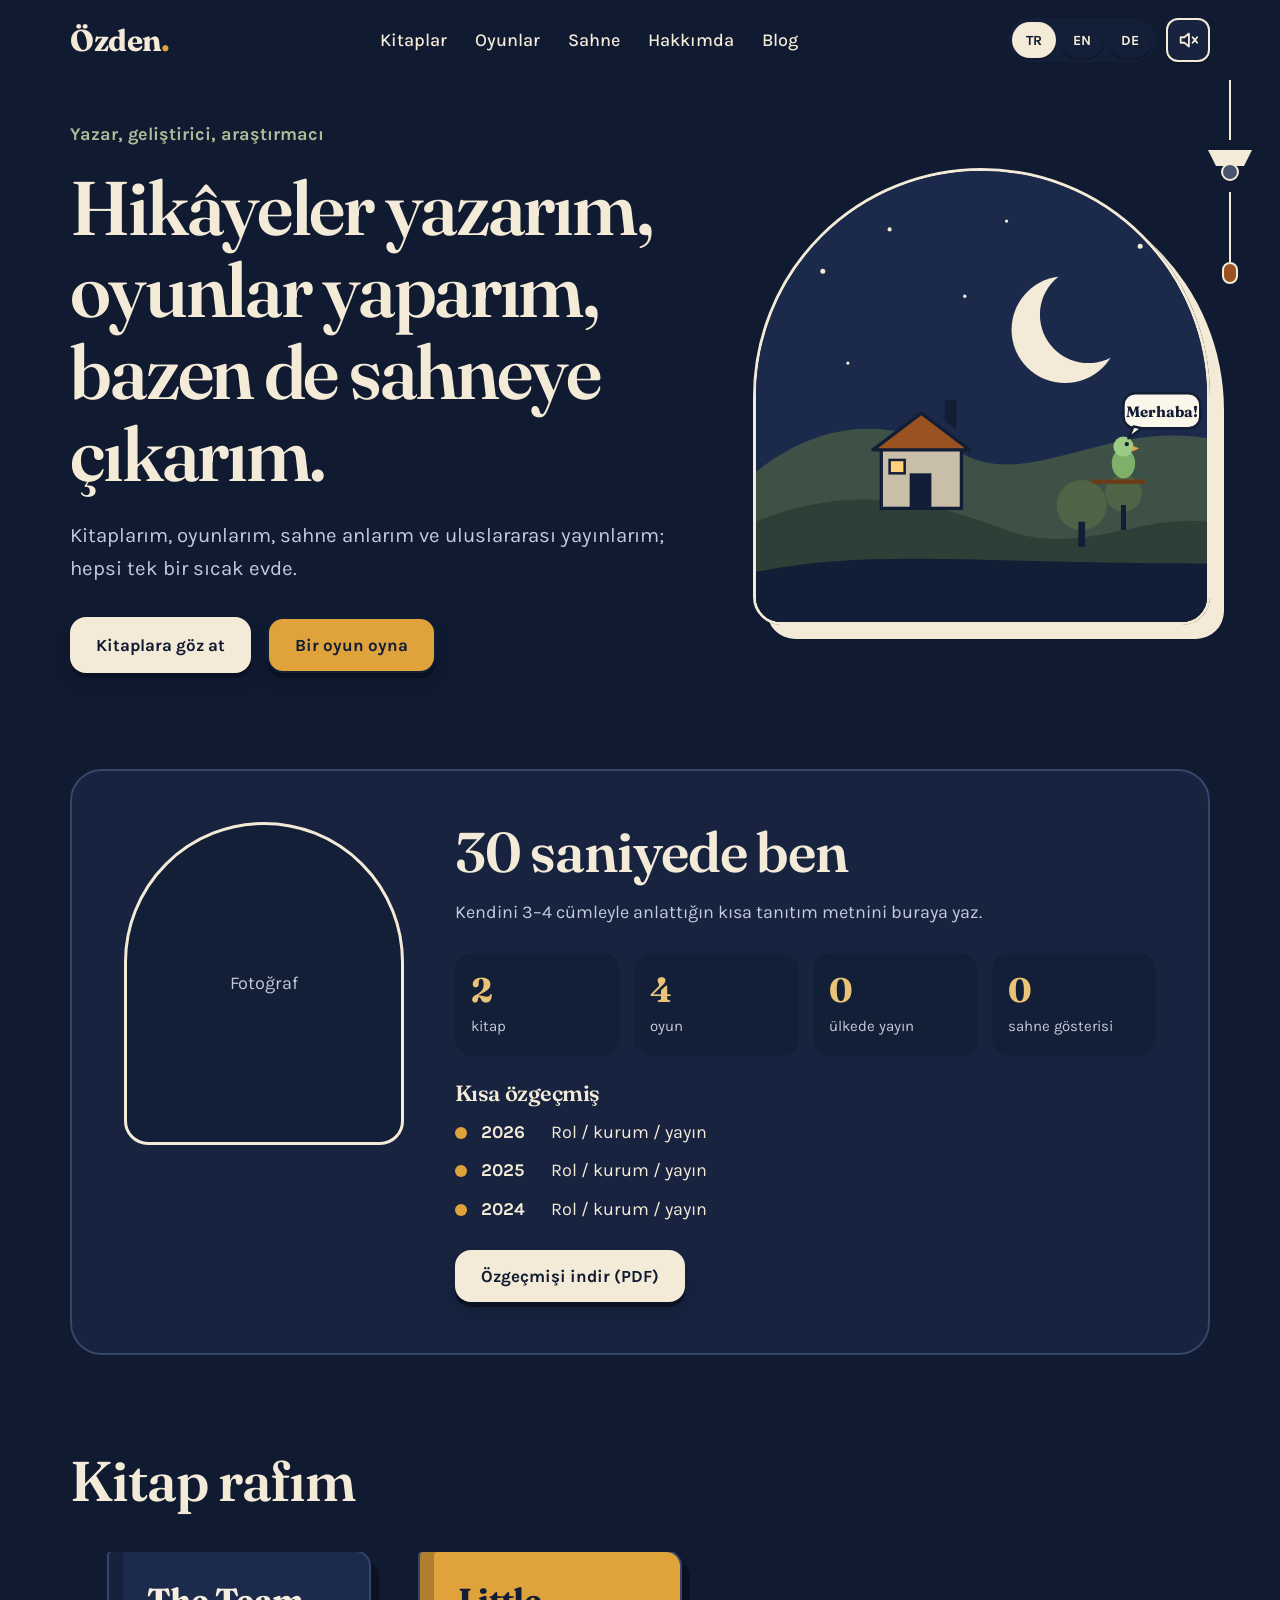
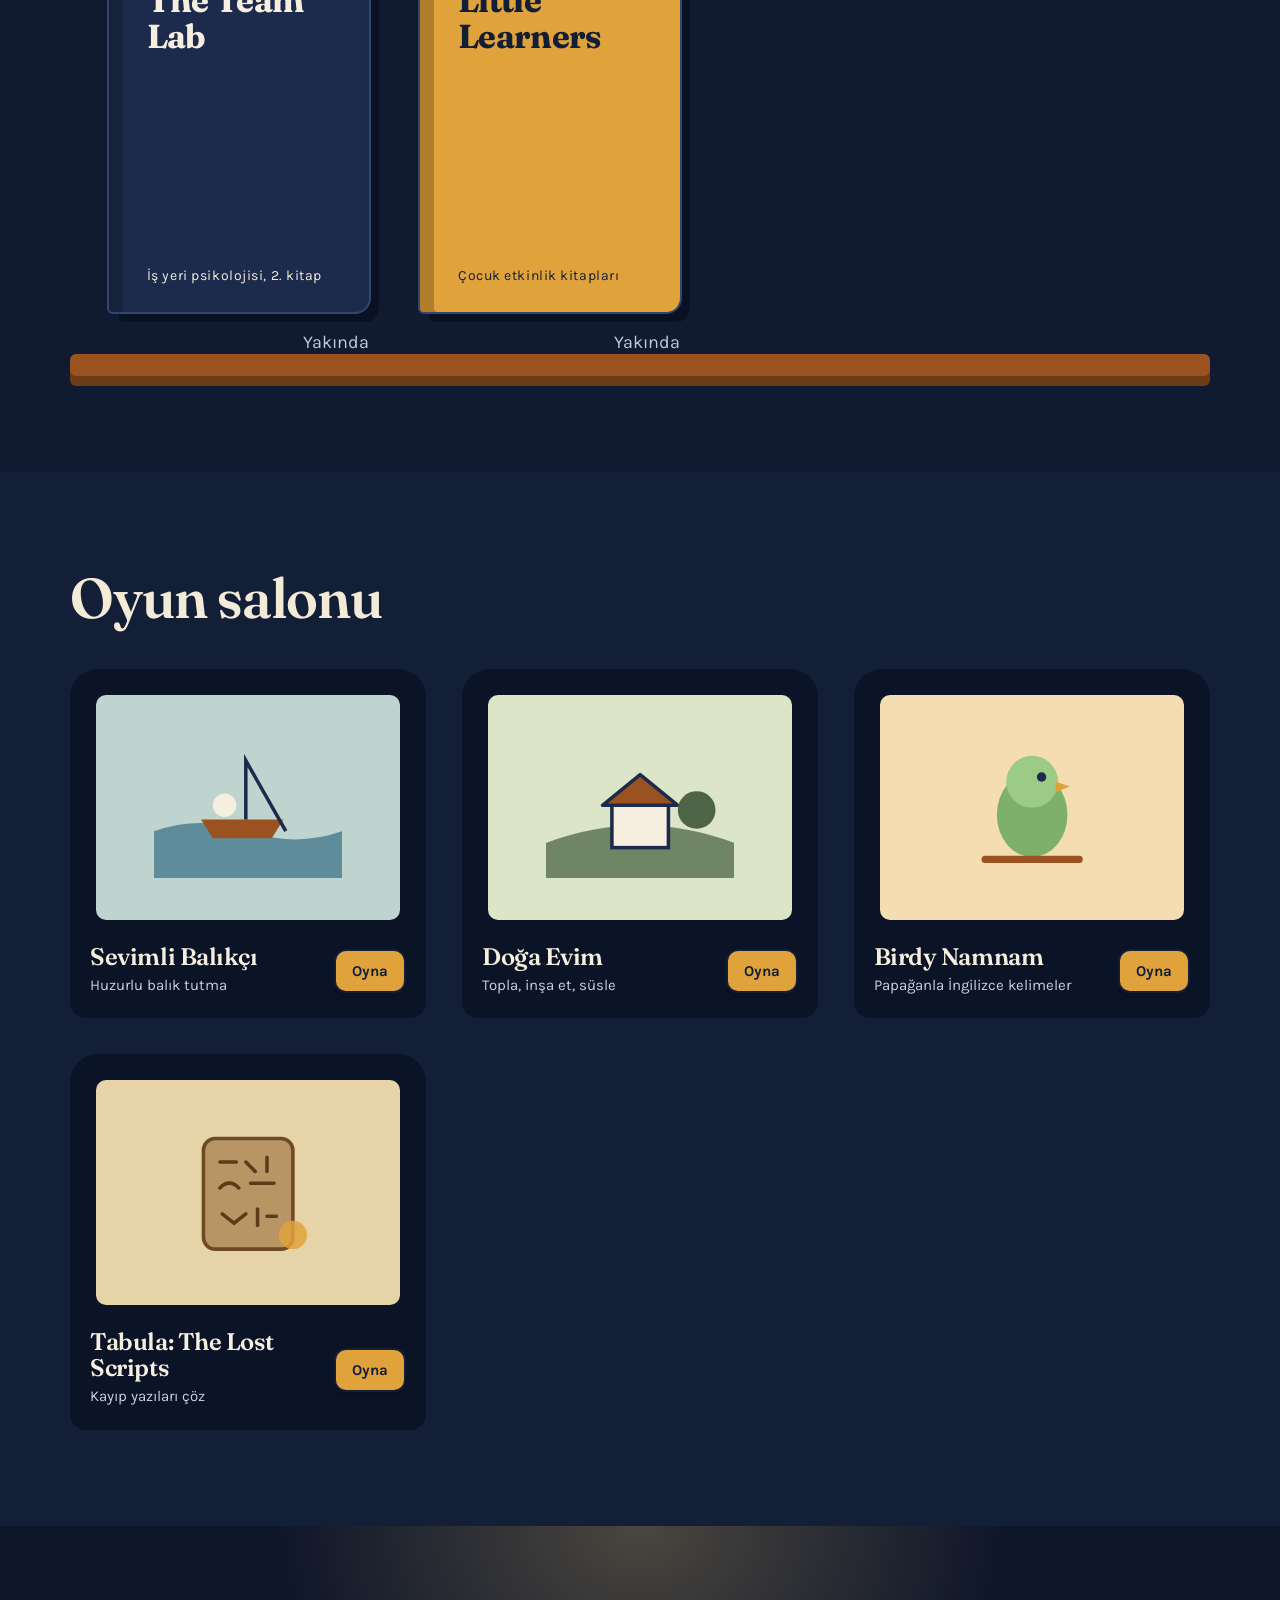
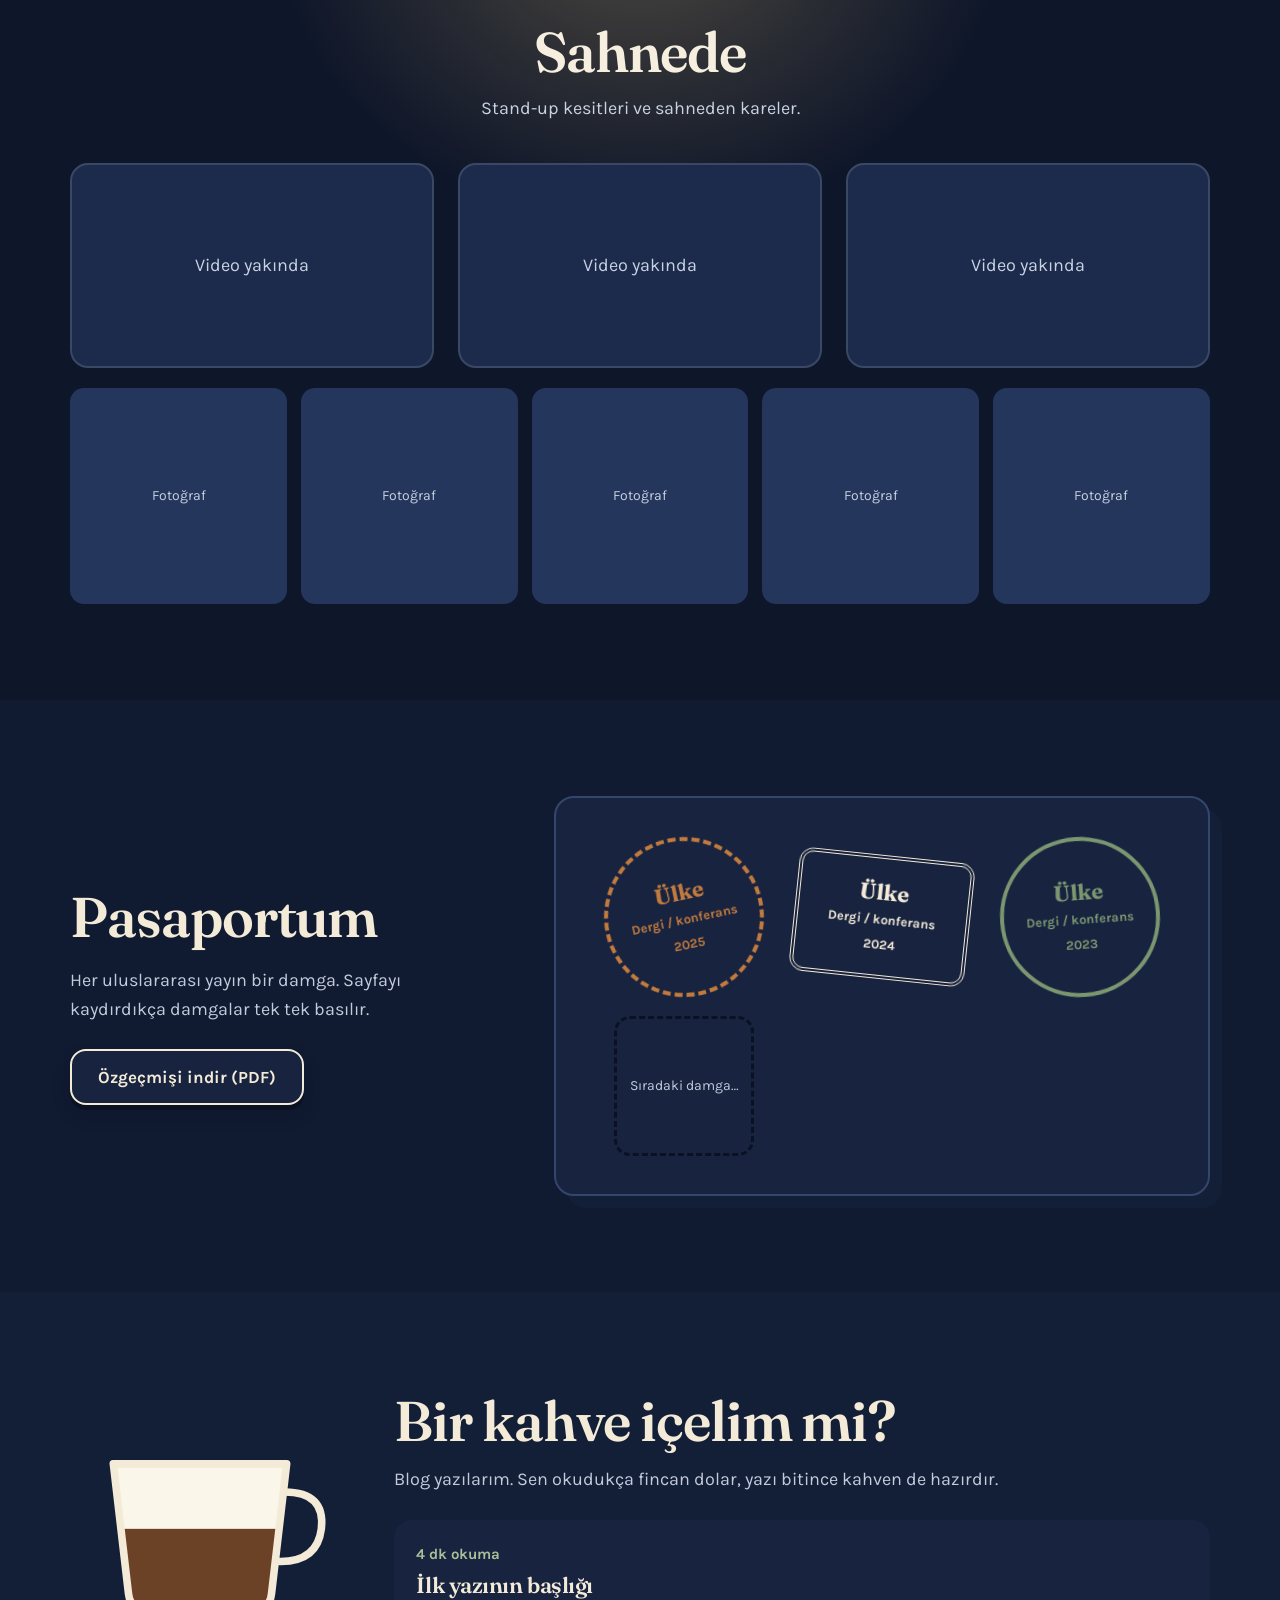
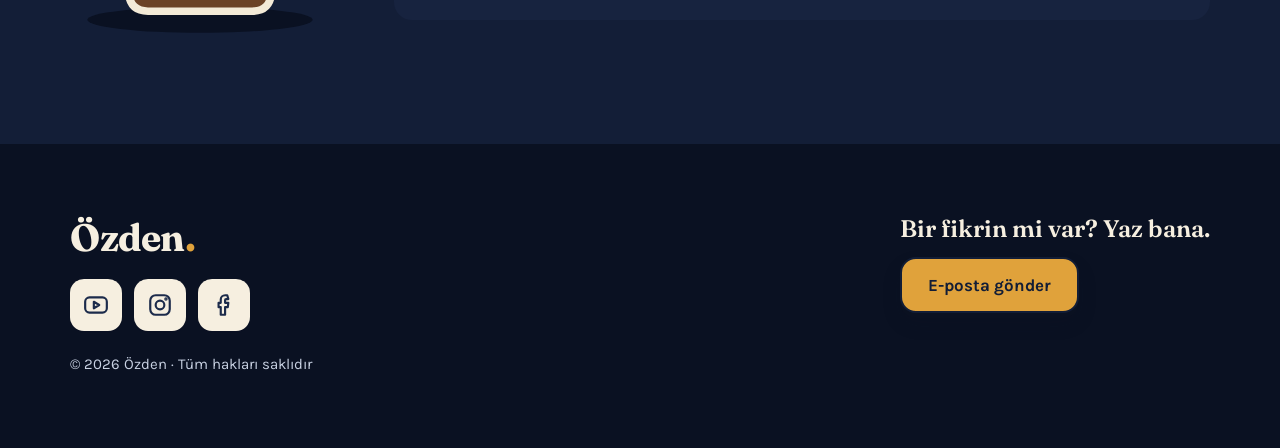
<file: index.html>
<!doctype html>
<html lang="tr" data-page-lang="tr">
<head>
<meta charset="utf-8">
<meta name="viewport" content="width=device-width, initial-scale=1, viewport-fit=cover">
<title>Özden — Kitaplar, oyunlar ve sahne</title>
<meta name="description" content="Özden&#x27;in kitapları, tarayıcıda oynanan oyunları, stand-up videoları, uluslararası yayınları ve blogu.">
<meta name="theme-color" content="#F6EFE0" media="(prefers-color-scheme: light)">
<meta name="theme-color" content="#101A30" media="(prefers-color-scheme: dark)">
<meta property="og:title" content="Özden — Kitaplar, oyunlar ve sahne">
<meta property="og:description" content="Özden&#x27;in kitapları, tarayıcıda oynanan oyunları, stand-up videoları, uluslararası yayınları ve blogu.">
<meta property="og:image" content="icons/icon-512.png">
<link rel="canonical" href="https://alanadin.com/">
<link rel="alternate" hreflang="tr" href="https://alanadin.com/">
<link rel="alternate" hreflang="en" href="https://alanadin.com/en/">
<link rel="alternate" hreflang="de" href="https://alanadin.com/de/">
<link rel="alternate" hreflang="x-default" href="https://alanadin.com/">
<link rel="manifest" href="manifest.webmanifest">
<link rel="icon" href="icons/icon.svg" type="image/svg+xml">
<link rel="apple-touch-icon" href="icons/apple-touch-icon.png">
<meta name="apple-mobile-web-app-capable" content="yes">
<meta name="apple-mobile-web-app-status-bar-style" content="default">
<link rel="preconnect" href="https://fonts.googleapis.com">
<link rel="preconnect" href="https://fonts.gstatic.com" crossorigin>
<link rel="stylesheet" href="https://fonts.googleapis.com/css2?family=Fraunces:opsz,wght@9..144,600;9..144,700&family=Karla:wght@400;500;700&display=swap">
<link rel="stylesheet" href="styles.css">
<script>
  // Tema: kayıtlıysa onu, değilse saate göre (19:00–07:00 gece)
  (function(){try{var t=localStorage.getItem('theme');if(!t){var h=new Date().getHours();t=(h>=19||h<7)?'night':'day'}document.documentElement.dataset.theme=t}catch(e){}})();
</script>
</head>
<body>
<a class="skip" href="#main" data-i18n="skip">İçeriğe geç</a>

<header class="top">
  <a class="brand" href="./" data-site-name>Özden<span>.</span></a>
  <nav class="links" aria-label="Ana menü">
    <a href="#kitaplar" data-i18n="navBooks">Kitaplar</a>
    <a href="#oyunlar" data-i18n="navGames">Oyunlar</a>
    <a href="#sahne" data-i18n="navStage">Sahne</a>
    <a href="#ben" data-i18n="navAbout">Hakkımda</a>
    <a href="#blog" data-i18n="navBlog">Blog</a>
  </nav>
  <div class="tools">
    <div class="seg" role="group" aria-label="Dil" data-langs></div>
    <button class="icon-btn tap sound" data-sound aria-pressed="false" data-i18n-label="sound"></button>
    <button class="icon-btn tap menu-btn" data-menu-open aria-expanded="false" aria-controls="drawer" data-i18n-label="menu">
      <svg viewBox="0 0 24 24" fill="none" stroke="currentColor" stroke-width="2.2" stroke-linecap="round" aria-hidden="true"><path d="M4 7h16M4 12h16M4 17h16"/></svg>
    </button>
  </div>
  <div class="lamp">
    <div class="cable"></div>
    <svg width="48" height="52" viewBox="0 0 48 52" aria-hidden="true">
      <circle class="glow" cx="24" cy="38" r="22" fill="#E0A23B"/>
      <path d="M10 26 L38 26 L46 10 L2 10 Z" style="fill:var(--ink)"/>
      <circle cx="24" cy="32" r="8" style="fill:var(--bulb);stroke:var(--ink)" stroke-width="2"/>
    </svg>
    <button class="cord" data-theme-toggle aria-pressed="false"><i></i><b></b></button>
  </div>
</header>

<div class="drawer" id="drawer" aria-hidden="true">
  <div class="drawer-head">
    <span class="brand">Özden<span>.</span></span>
    <button class="icon-btn tap" data-menu-close data-i18n-label="close">
      <svg viewBox="0 0 24 24" fill="none" stroke="currentColor" stroke-width="2.2" stroke-linecap="round" aria-hidden="true"><path d="M6 6l12 12M18 6L6 18"/></svg>
    </button>
  </div>
  <nav aria-label="Mobil menü">
    <a href="#kitaplar" data-i18n="navBooks">Kitaplar</a>
    <a href="#oyunlar" data-i18n="navGames">Oyunlar</a>
    <a href="#sahne" data-i18n="navStage">Sahne</a>
    <a href="#ben" data-i18n="navAbout">Hakkımda</a>
    <a href="#yayinlar" data-i18n="navPubs">Yayınlar</a>
    <a href="#blog" data-i18n="navBlog">Blog</a>
  </nav>
  <div class="row">
    <div class="seg" role="group" aria-label="Dil" data-langs></div>
    <button class="icon-btn tap" data-sound aria-pressed="false" data-i18n-label="sound"></button>
  </div>
</div>

<main id="main">
  <section class="hero" id="top">
    <div>
      <p class="kicker" data-i18n="kicker">Yazar, geliştirici, araştırmacı</p>
      <h1 data-i18n="h1">Hikâyeler yazarım, oyunlar yaparım, bazen de sahneye çıkarım.</h1>
      <p class="lead muted" data-i18n="lead">Kitaplarım, oyunlarım, sahne anlarım ve uluslararası yayınlarım; hepsi tek bir sıcak evde.</p>
      <div class="ctas">
        <a class="btn press" href="#kitaplar" data-i18n="cta1">Kitaplara göz at</a>
        <a class="btn alt press" href="#oyunlar" data-i18n="cta2">Bir oyun oyna</a>
      </div>
    </div>
    <div class="window">
      <svg viewBox="0 0 540 540" aria-hidden="true">
        <rect width="540" height="540" style="fill:var(--sky)"/>
        <g class="stars" fill="#F3EAD7">
          <circle class="twinkle" cx="80" cy="120" r="3"/>
          <circle class="twinkle" cx="160" cy="70" r="2.5" style="animation-delay:.8s"/>
          <circle class="twinkle" cx="250" cy="150" r="2" style="animation-delay:1.4s"/>
          <circle class="twinkle" cx="460" cy="90" r="3" style="animation-delay:.4s"/>
          <circle class="twinkle" cx="300" cy="60" r="2" style="animation-delay:2s"/>
          <circle class="twinkle" cx="110" cy="230" r="2" style="animation-delay:1.1s"/>
        </g>
        <circle cx="370" cy="190" r="64" style="fill:var(--orb)"/>
        <circle class="moonbite" cx="398" cy="172" r="58" style="fill:var(--sky)"/>
        <g class="clouds" fill="#FBF6EA">
          <path d="M60 150 q30 -26 62 -6 q26 -22 54 0 q26 4 20 22 h-150 q-8 -12 14 -16z"/>
          <path d="M300 90 q22 -18 46 -4 q20 -14 40 2 q16 6 10 16 h-104 q-6 -10 8 -14z"/>
        </g>
        <path d="M0 360 C90 290 170 300 250 340 C330 380 420 300 540 320 L540 540 L0 540 Z" style="fill:var(--hill1)"/>
        <path d="M0 420 C120 370 220 400 300 430 C390 462 460 410 540 420 L540 540 L0 540 Z" style="fill:var(--hill2)"/>
        <path d="M0 480 C140 452 260 470 540 470 L540 540 L0 540 Z" fill="#121D36"/>
        <rect x="150" y="330" width="96" height="74" style="fill:var(--wall)" stroke="#121D36" stroke-width="4"/>
        <path d="M140 334 L198 290 L256 334 Z" fill="#9A5320" stroke="#121D36" stroke-width="4" stroke-linejoin="round"/>
        <rect x="184" y="362" width="26" height="42" fill="#121D36"/>
        <rect x="160" y="346" width="18" height="16" style="fill:var(--win)" stroke="#121D36" stroke-width="3"/>
        <path d="M226 300 v-26 h14 v36" fill="#121D36"/>
        <circle cx="390" cy="400" r="30" fill="#4F6447"/>
        <rect x="386" y="420" width="8" height="30" fill="#121D36"/>
        <circle cx="440" cy="386" r="22" fill="#4F6447"/>
        <rect x="437" y="400" width="6" height="30" fill="#121D36"/>
        <path d="M404 372 h60" stroke="#6E3B17" stroke-width="5" stroke-linecap="round"/>
        <g class="bob">
          <ellipse cx="440" cy="350" rx="14" ry="18" fill="#7FB069"/>
          <circle cx="440" cy="330" r="12" fill="#9CCB86"/>
          <circle cx="444" cy="327" r="2.6" fill="#121D36"/>
          <path d="M451 329 l8 3 l-8 4z" fill="#E0A23B"/>
        </g>
        <rect x="440" y="266" width="92" height="42" rx="14" fill="#FBF6EA" stroke="#121D36" stroke-width="3"/>
        <path d="M452 306 l-6 14 l16 -12z" fill="#FBF6EA" stroke="#121D36" stroke-width="3" stroke-linejoin="round"/>
        <text x="486" y="294" text-anchor="middle" font-family="Fraunces, Georgia, serif" font-size="18" font-weight="700" fill="#121D36" data-i18n="greet">Merhaba!</text>
      </svg>
    </div>
  </section>

  <div class="about" id="ben">
    <div class="photo" data-photo></div>
    <div>
      <h2 data-i18n="aboutTitle">30 saniyede ben</h2>
      <p class="muted" data-bio></p>
      <div class="stats" data-stats></div>
      <h3 style="font-size:22px;margin-bottom:12px" data-i18n="cvTitle">Kısa özgeçmiş</h3>
      <ul class="timeline" data-timeline></ul>
      <a class="btn press" data-cv download data-i18n="cvPdf">Özgeçmişi indir (PDF)</a>
    </div>
  </div>

  <section id="kitaplar">
    <div class="head wrap"><h2 data-i18n="shelf">Kitap rafım</h2></div>
    <div class="wrap">
      <div class="shelf" data-books></div>
      <div class="plank"></div>
    </div>
  </section>

  <section class="games" id="oyunlar">
    <div class="wrap">
      <div class="head"><h2 data-i18n="arcade">Oyun salonu</h2></div>
      <div class="game-grid" data-games></div>
    </div>
  </section>

  <section class="stage" id="sahne">
    <div class="wrap">
      <h2 data-i18n="stage">Sahnede</h2>
      <p class="sub" data-i18n="stageDesc">Stand-up kesitleri ve sahneden kareler.</p>
      <div class="videos" data-videos></div>
      <div class="photos" data-photos></div>
    </div>
  </section>

  <section id="yayinlar">
    <div class="passport wrap">
      <div class="text">
        <h2 data-i18n="passport">Pasaportum</h2>
        <p class="muted" data-i18n="passportDesc">Her uluslararası yayın bir damga. Sayfayı kaydırdıkça damgalar tek tek basılır.</p>
        <a class="btn ghost press" data-cv download data-i18n="cvPdf">Özgeçmişi indir (PDF)</a>
      </div>
      <div class="page" data-stamps></div>
    </div>
  </section>

  <section class="coffee" id="blog">
    <svg class="cup" viewBox="0 0 240 240" aria-hidden="true">
      <defs><clipPath id="homeCup"><path d="M40 70 L200 70 L186 190 Q184 206 168 206 L72 206 Q56 206 54 190 Z"/></clipPath></defs>
      <ellipse cx="120" cy="214" rx="104" ry="12" style="fill:var(--shadow)"/>
      <path d="M198 96 Q236 96 232 130 Q228 162 190 160" fill="none" style="stroke:var(--ink)" stroke-width="7"/>
      <path d="M40 70 L200 70 L186 190 Q184 206 168 206 L72 206 Q56 206 54 190 Z" fill="#FBF6EA"/>
      <rect x="30" y="130" width="180" height="90" fill="#6B4226" clip-path="url(#homeCup)"/>
      <path d="M40 70 L200 70 L186 190 Q184 206 168 206 L72 206 Q56 206 54 190 Z" fill="none" style="stroke:var(--ink)" stroke-width="7" stroke-linejoin="round"/>
    </svg>
    <div>
      <h2 data-i18n="coffee">Bir kahve içelim mi?</h2>
      <p class="muted" style="margin-top:14px" data-i18n="coffeeDesc">Blog yazılarım. Sen okudukça fincan dolar, yazı bitince kahven de hazırdır.</p>
      <div class="posts" data-posts></div>
    </div>
  </section>
</main>

<footer>
  <div>
    <span class="brand" data-site-name>Özden<span>.</span></span>
    <div class="socials" data-socials></div>
    <small>© <span data-year></span> Özden · <span data-i18n="rights">Tüm hakları saklıdır</span></small>
  </div>
  <div class="contact">
    <p data-i18n="contact">Bir fikrin mi var? Yaz bana.</p>
    <a class="btn alt press" data-mail data-i18n="write">E-posta gönder</a>
  </div>
</footer>

<script src="i18n.js"></script>
<script src="content.js"></script>
<script src="app.js"></script>
</body>
</html>
</file>
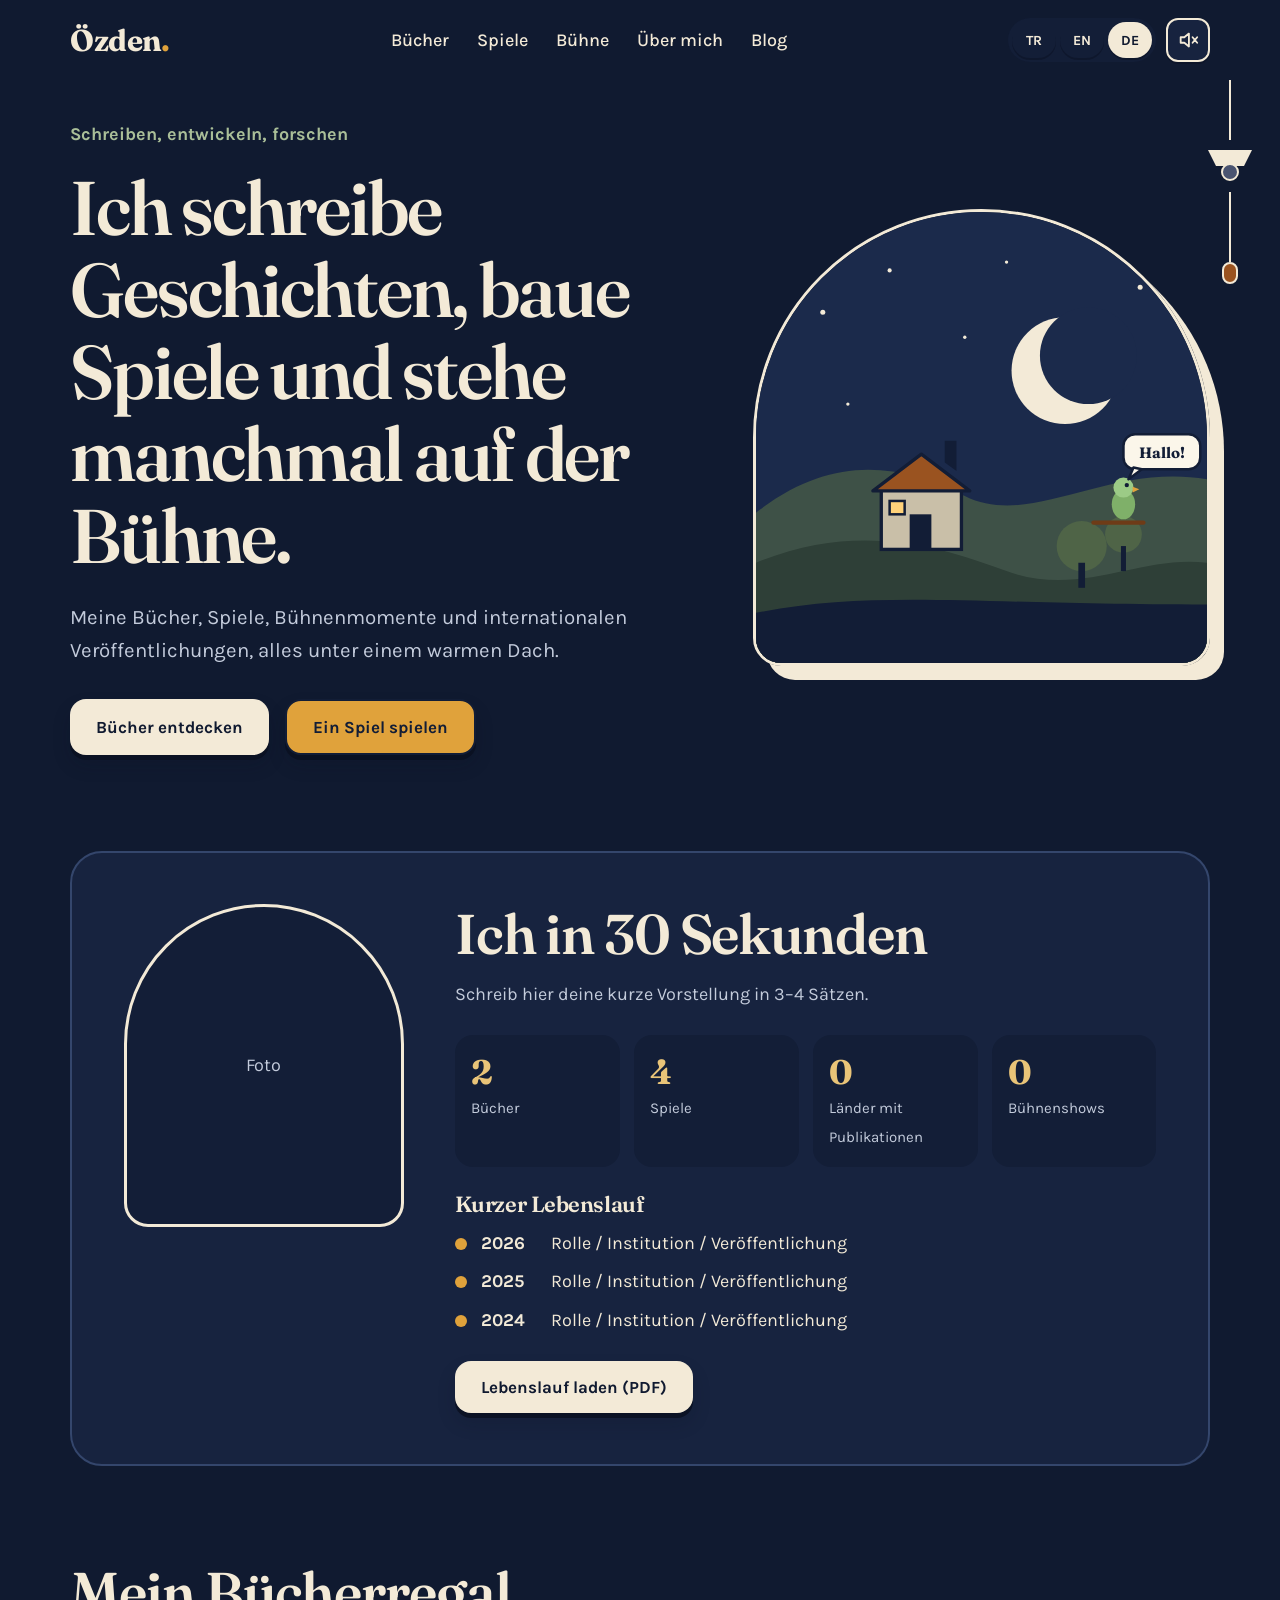
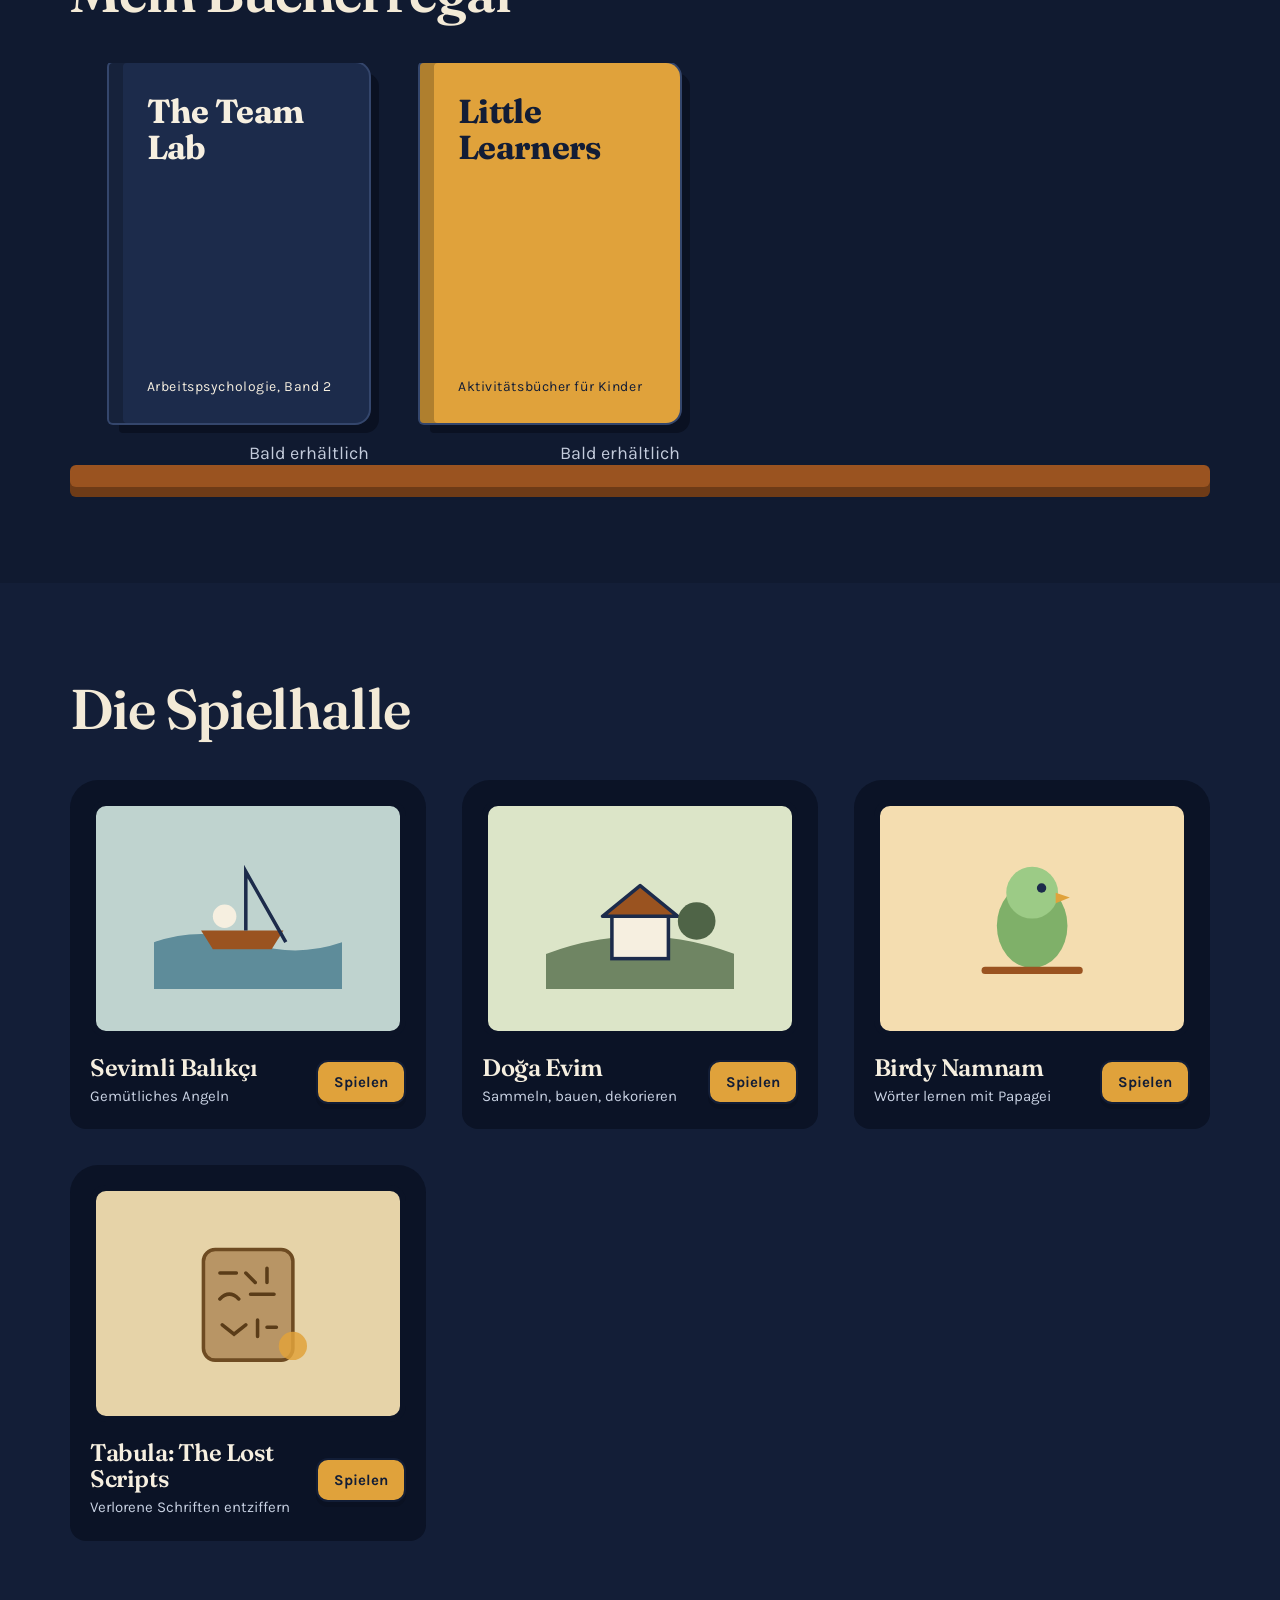
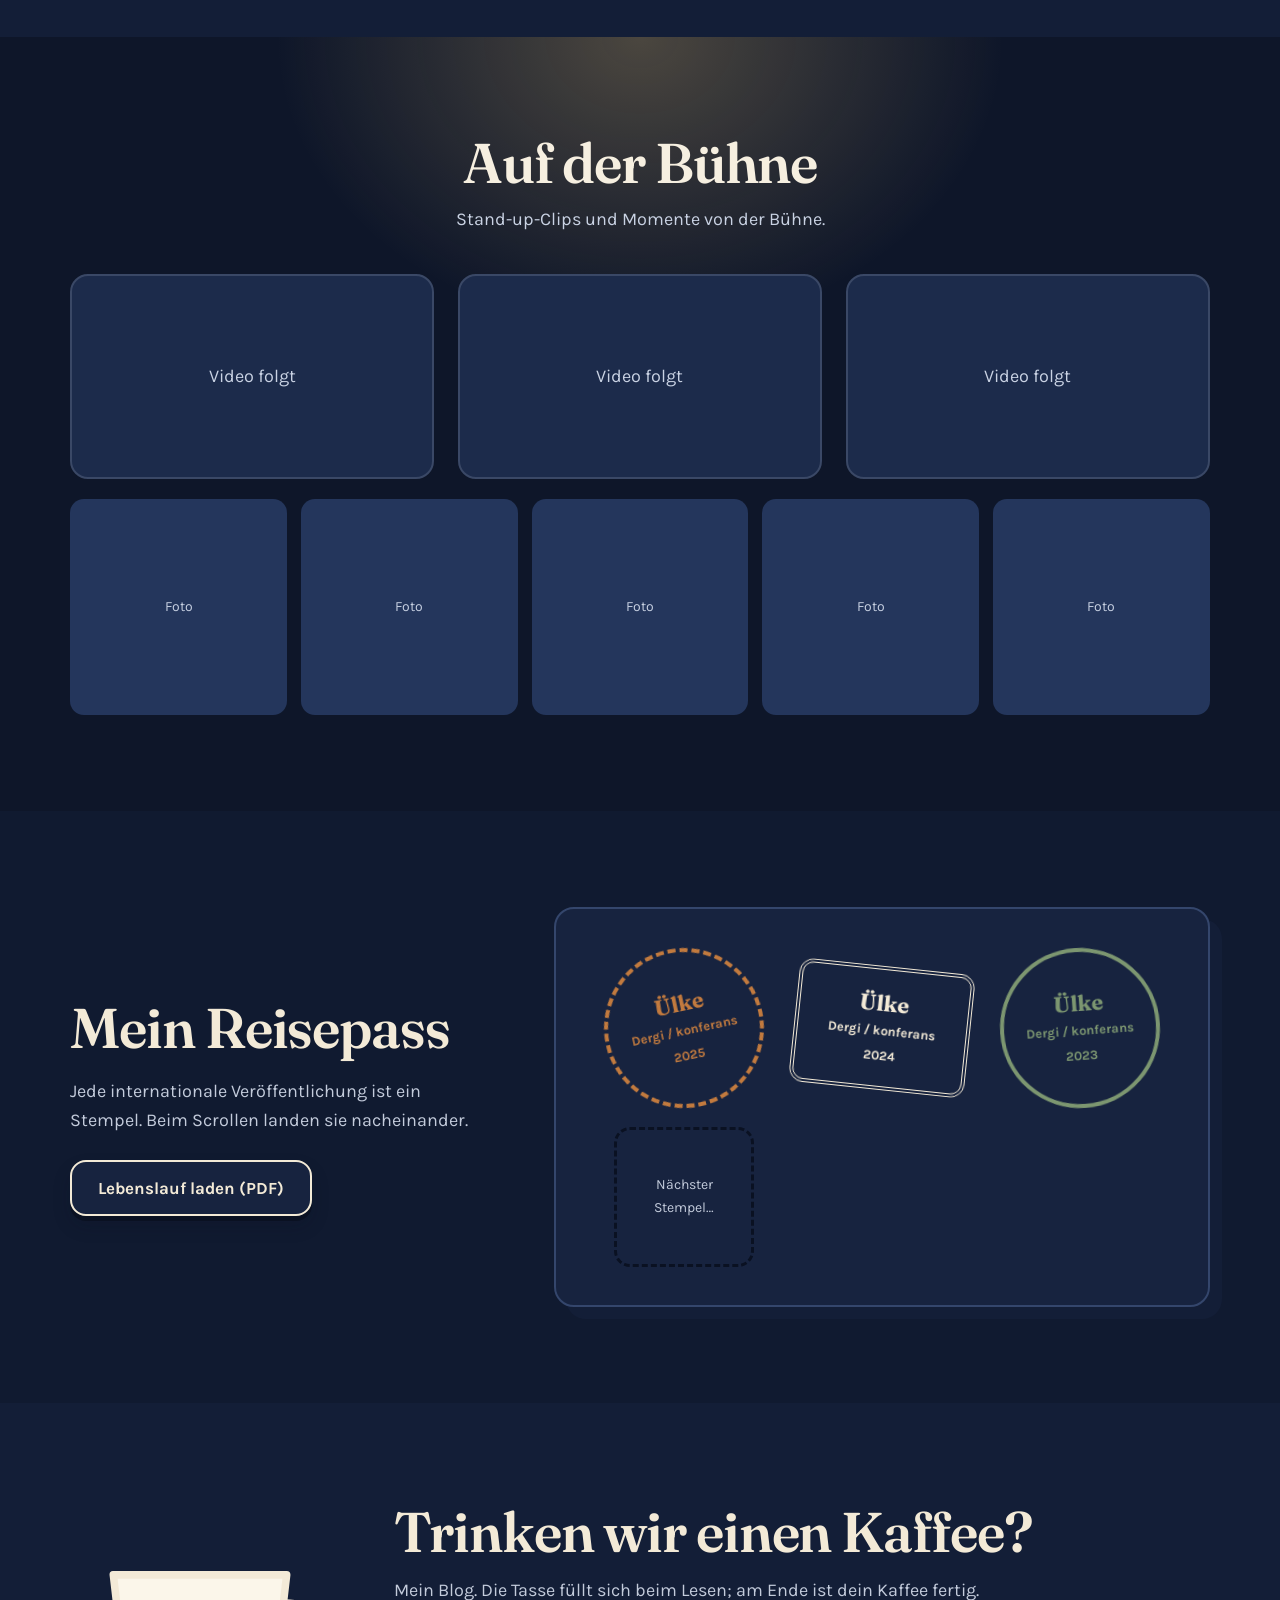
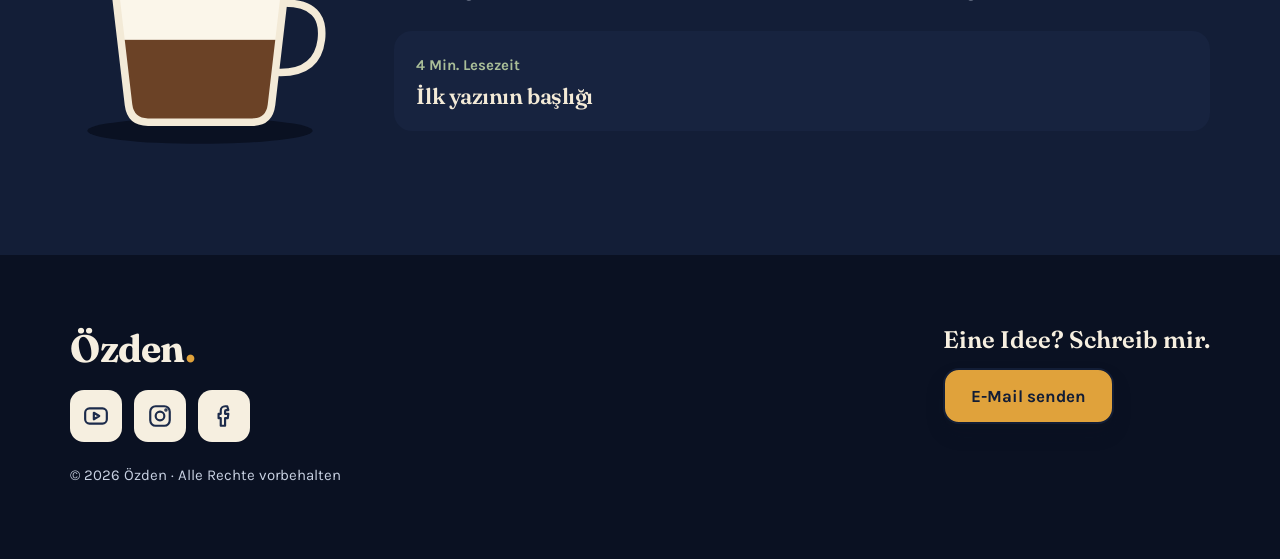
<file: de/index.html>
<!doctype html>
<html lang="de" data-page-lang="de">
<head>
<meta charset="utf-8">
<base href="../">
<meta name="viewport" content="width=device-width, initial-scale=1, viewport-fit=cover">
<title>Özden — Bücher, Spiele und Bühne</title>
<meta name="description" content="Bücher, Browserspiele, Stand-up-Videos, internationale Veröffentlichungen und der Blog von Özden.">
<meta name="theme-color" content="#F6EFE0" media="(prefers-color-scheme: light)">
<meta name="theme-color" content="#101A30" media="(prefers-color-scheme: dark)">
<meta property="og:title" content="Özden — Bücher, Spiele und Bühne">
<meta property="og:description" content="Bücher, Browserspiele, Stand-up-Videos, internationale Veröffentlichungen und der Blog von Özden.">
<meta property="og:image" content="icons/icon-512.png">
<link rel="canonical" href="https://alanadin.com/de/">
<link rel="alternate" hreflang="tr" href="https://alanadin.com/">
<link rel="alternate" hreflang="en" href="https://alanadin.com/en/">
<link rel="alternate" hreflang="de" href="https://alanadin.com/de/">
<link rel="alternate" hreflang="x-default" href="https://alanadin.com/">
<link rel="manifest" href="manifest.webmanifest">
<link rel="icon" href="icons/icon.svg" type="image/svg+xml">
<link rel="apple-touch-icon" href="icons/apple-touch-icon.png">
<meta name="apple-mobile-web-app-capable" content="yes">
<meta name="apple-mobile-web-app-status-bar-style" content="default">
<link rel="preconnect" href="https://fonts.googleapis.com">
<link rel="preconnect" href="https://fonts.gstatic.com" crossorigin>
<link rel="stylesheet" href="https://fonts.googleapis.com/css2?family=Fraunces:opsz,wght@9..144,600;9..144,700&family=Karla:wght@400;500;700&display=swap">
<link rel="stylesheet" href="styles.css">
<script>
  // Tema: kayıtlıysa onu, değilse saate göre (19:00–07:00 gece)
  (function(){try{var t=localStorage.getItem('theme');if(!t){var h=new Date().getHours();t=(h>=19||h<7)?'night':'day'}document.documentElement.dataset.theme=t}catch(e){}})();
</script>
</head>
<body>
<a class="skip" href="de/#main" data-i18n="skip">Zum Inhalt</a>

<header class="top">
  <a class="brand" href="de/" data-site-name>Özden<span>.</span></a>
  <nav class="links" aria-label="Ana menü">
    <a href="de/#kitaplar" data-i18n="navBooks">Bücher</a>
    <a href="de/#oyunlar" data-i18n="navGames">Spiele</a>
    <a href="de/#sahne" data-i18n="navStage">Bühne</a>
    <a href="de/#ben" data-i18n="navAbout">Über mich</a>
    <a href="de/#blog" data-i18n="navBlog">Blog</a>
  </nav>
  <div class="tools">
    <div class="seg" role="group" aria-label="Dil" data-langs></div>
    <button class="icon-btn tap sound" data-sound aria-pressed="false" data-i18n-label="sound"></button>
    <button class="icon-btn tap menu-btn" data-menu-open aria-expanded="false" aria-controls="drawer" data-i18n-label="menu">
      <svg viewBox="0 0 24 24" fill="none" stroke="currentColor" stroke-width="2.2" stroke-linecap="round" aria-hidden="true"><path d="M4 7h16M4 12h16M4 17h16"/></svg>
    </button>
  </div>
  <div class="lamp">
    <div class="cable"></div>
    <svg width="48" height="52" viewBox="0 0 48 52" aria-hidden="true">
      <circle class="glow" cx="24" cy="38" r="22" fill="#E0A23B"/>
      <path d="M10 26 L38 26 L46 10 L2 10 Z" style="fill:var(--ink)"/>
      <circle cx="24" cy="32" r="8" style="fill:var(--bulb);stroke:var(--ink)" stroke-width="2"/>
    </svg>
    <button class="cord" data-theme-toggle aria-pressed="false"><i></i><b></b></button>
  </div>
</header>

<div class="drawer" id="drawer" aria-hidden="true">
  <div class="drawer-head">
    <span class="brand">Özden<span>.</span></span>
    <button class="icon-btn tap" data-menu-close data-i18n-label="close">
      <svg viewBox="0 0 24 24" fill="none" stroke="currentColor" stroke-width="2.2" stroke-linecap="round" aria-hidden="true"><path d="M6 6l12 12M18 6L6 18"/></svg>
    </button>
  </div>
  <nav aria-label="Mobil menü">
    <a href="de/#kitaplar" data-i18n="navBooks">Bücher</a>
    <a href="de/#oyunlar" data-i18n="navGames">Spiele</a>
    <a href="de/#sahne" data-i18n="navStage">Bühne</a>
    <a href="de/#ben" data-i18n="navAbout">Über mich</a>
    <a href="de/#yayinlar" data-i18n="navPubs">Publikationen</a>
    <a href="de/#blog" data-i18n="navBlog">Blog</a>
  </nav>
  <div class="row">
    <div class="seg" role="group" aria-label="Dil" data-langs></div>
    <button class="icon-btn tap" data-sound aria-pressed="false" data-i18n-label="sound"></button>
  </div>
</div>

<main id="main">
  <section class="hero" id="top">
    <div>
      <p class="kicker" data-i18n="kicker">Schreiben, entwickeln, forschen</p>
      <h1 data-i18n="h1">Ich schreibe Geschichten, baue Spiele und stehe manchmal auf der Bühne.</h1>
      <p class="lead muted" data-i18n="lead">Meine Bücher, Spiele, Bühnenmomente und internationalen Veröffentlichungen, alles unter einem warmen Dach.</p>
      <div class="ctas">
        <a class="btn press" href="de/#kitaplar" data-i18n="cta1">Bücher entdecken</a>
        <a class="btn alt press" href="de/#oyunlar" data-i18n="cta2">Ein Spiel spielen</a>
      </div>
    </div>
    <div class="window">
      <svg viewBox="0 0 540 540" aria-hidden="true">
        <rect width="540" height="540" style="fill:var(--sky)"/>
        <g class="stars" fill="#F3EAD7">
          <circle class="twinkle" cx="80" cy="120" r="3"/>
          <circle class="twinkle" cx="160" cy="70" r="2.5" style="animation-delay:.8s"/>
          <circle class="twinkle" cx="250" cy="150" r="2" style="animation-delay:1.4s"/>
          <circle class="twinkle" cx="460" cy="90" r="3" style="animation-delay:.4s"/>
          <circle class="twinkle" cx="300" cy="60" r="2" style="animation-delay:2s"/>
          <circle class="twinkle" cx="110" cy="230" r="2" style="animation-delay:1.1s"/>
        </g>
        <circle cx="370" cy="190" r="64" style="fill:var(--orb)"/>
        <circle class="moonbite" cx="398" cy="172" r="58" style="fill:var(--sky)"/>
        <g class="clouds" fill="#FBF6EA">
          <path d="M60 150 q30 -26 62 -6 q26 -22 54 0 q26 4 20 22 h-150 q-8 -12 14 -16z"/>
          <path d="M300 90 q22 -18 46 -4 q20 -14 40 2 q16 6 10 16 h-104 q-6 -10 8 -14z"/>
        </g>
        <path d="M0 360 C90 290 170 300 250 340 C330 380 420 300 540 320 L540 540 L0 540 Z" style="fill:var(--hill1)"/>
        <path d="M0 420 C120 370 220 400 300 430 C390 462 460 410 540 420 L540 540 L0 540 Z" style="fill:var(--hill2)"/>
        <path d="M0 480 C140 452 260 470 540 470 L540 540 L0 540 Z" fill="#121D36"/>
        <rect x="150" y="330" width="96" height="74" style="fill:var(--wall)" stroke="#121D36" stroke-width="4"/>
        <path d="M140 334 L198 290 L256 334 Z" fill="#9A5320" stroke="#121D36" stroke-width="4" stroke-linejoin="round"/>
        <rect x="184" y="362" width="26" height="42" fill="#121D36"/>
        <rect x="160" y="346" width="18" height="16" style="fill:var(--win)" stroke="#121D36" stroke-width="3"/>
        <path d="M226 300 v-26 h14 v36" fill="#121D36"/>
        <circle cx="390" cy="400" r="30" fill="#4F6447"/>
        <rect x="386" y="420" width="8" height="30" fill="#121D36"/>
        <circle cx="440" cy="386" r="22" fill="#4F6447"/>
        <rect x="437" y="400" width="6" height="30" fill="#121D36"/>
        <path d="M404 372 h60" stroke="#6E3B17" stroke-width="5" stroke-linecap="round"/>
        <g class="bob">
          <ellipse cx="440" cy="350" rx="14" ry="18" fill="#7FB069"/>
          <circle cx="440" cy="330" r="12" fill="#9CCB86"/>
          <circle cx="444" cy="327" r="2.6" fill="#121D36"/>
          <path d="M451 329 l8 3 l-8 4z" fill="#E0A23B"/>
        </g>
        <rect x="440" y="266" width="92" height="42" rx="14" fill="#FBF6EA" stroke="#121D36" stroke-width="3"/>
        <path d="M452 306 l-6 14 l16 -12z" fill="#FBF6EA" stroke="#121D36" stroke-width="3" stroke-linejoin="round"/>
        <text x="486" y="294" text-anchor="middle" font-family="Fraunces, Georgia, serif" font-size="18" font-weight="700" fill="#121D36" data-i18n="greet">Hallo!</text>
      </svg>
    </div>
  </section>

  <div class="about" id="ben">
    <div class="photo" data-photo></div>
    <div>
      <h2 data-i18n="aboutTitle">Ich in 30 Sekunden</h2>
      <p class="muted" data-bio></p>
      <div class="stats" data-stats></div>
      <h3 style="font-size:22px;margin-bottom:12px" data-i18n="cvTitle">Kurzer Lebenslauf</h3>
      <ul class="timeline" data-timeline></ul>
      <a class="btn press" data-cv download data-i18n="cvPdf">Lebenslauf laden (PDF)</a>
    </div>
  </div>

  <section id="kitaplar">
    <div class="head wrap"><h2 data-i18n="shelf">Mein Bücherregal</h2></div>
    <div class="wrap">
      <div class="shelf" data-books></div>
      <div class="plank"></div>
    </div>
  </section>

  <section class="games" id="oyunlar">
    <div class="wrap">
      <div class="head"><h2 data-i18n="arcade">Die Spielhalle</h2></div>
      <div class="game-grid" data-games></div>
    </div>
  </section>

  <section class="stage" id="sahne">
    <div class="wrap">
      <h2 data-i18n="stage">Auf der Bühne</h2>
      <p class="sub" data-i18n="stageDesc">Stand-up-Clips und Momente von der Bühne.</p>
      <div class="videos" data-videos></div>
      <div class="photos" data-photos></div>
    </div>
  </section>

  <section id="yayinlar">
    <div class="passport wrap">
      <div class="text">
        <h2 data-i18n="passport">Mein Reisepass</h2>
        <p class="muted" data-i18n="passportDesc">Jede internationale Veröffentlichung ist ein Stempel. Beim Scrollen landen sie nacheinander.</p>
        <a class="btn ghost press" data-cv download data-i18n="cvPdf">Lebenslauf laden (PDF)</a>
      </div>
      <div class="page" data-stamps></div>
    </div>
  </section>

  <section class="coffee" id="blog">
    <svg class="cup" viewBox="0 0 240 240" aria-hidden="true">
      <defs><clipPath id="homeCup"><path d="M40 70 L200 70 L186 190 Q184 206 168 206 L72 206 Q56 206 54 190 Z"/></clipPath></defs>
      <ellipse cx="120" cy="214" rx="104" ry="12" style="fill:var(--shadow)"/>
      <path d="M198 96 Q236 96 232 130 Q228 162 190 160" fill="none" style="stroke:var(--ink)" stroke-width="7"/>
      <path d="M40 70 L200 70 L186 190 Q184 206 168 206 L72 206 Q56 206 54 190 Z" fill="#FBF6EA"/>
      <rect x="30" y="130" width="180" height="90" fill="#6B4226" clip-path="url(#homeCup)"/>
      <path d="M40 70 L200 70 L186 190 Q184 206 168 206 L72 206 Q56 206 54 190 Z" fill="none" style="stroke:var(--ink)" stroke-width="7" stroke-linejoin="round"/>
    </svg>
    <div>
      <h2 data-i18n="coffee">Trinken wir einen Kaffee?</h2>
      <p class="muted" style="margin-top:14px" data-i18n="coffeeDesc">Mein Blog. Die Tasse füllt sich beim Lesen; am Ende ist dein Kaffee fertig.</p>
      <div class="posts" data-posts></div>
    </div>
  </section>
</main>

<footer>
  <div>
    <span class="brand" data-site-name>Özden<span>.</span></span>
    <div class="socials" data-socials></div>
    <small>© <span data-year></span> Özden · <span data-i18n="rights">Alle Rechte vorbehalten</span></small>
  </div>
  <div class="contact">
    <p data-i18n="contact">Eine Idee? Schreib mir.</p>
    <a class="btn alt press" data-mail data-i18n="write">E-Mail senden</a>
  </div>
</footer>

<script src="i18n.js"></script>
<script src="content.js"></script>
<script src="app.js"></script>
</body>
</html>
</file>
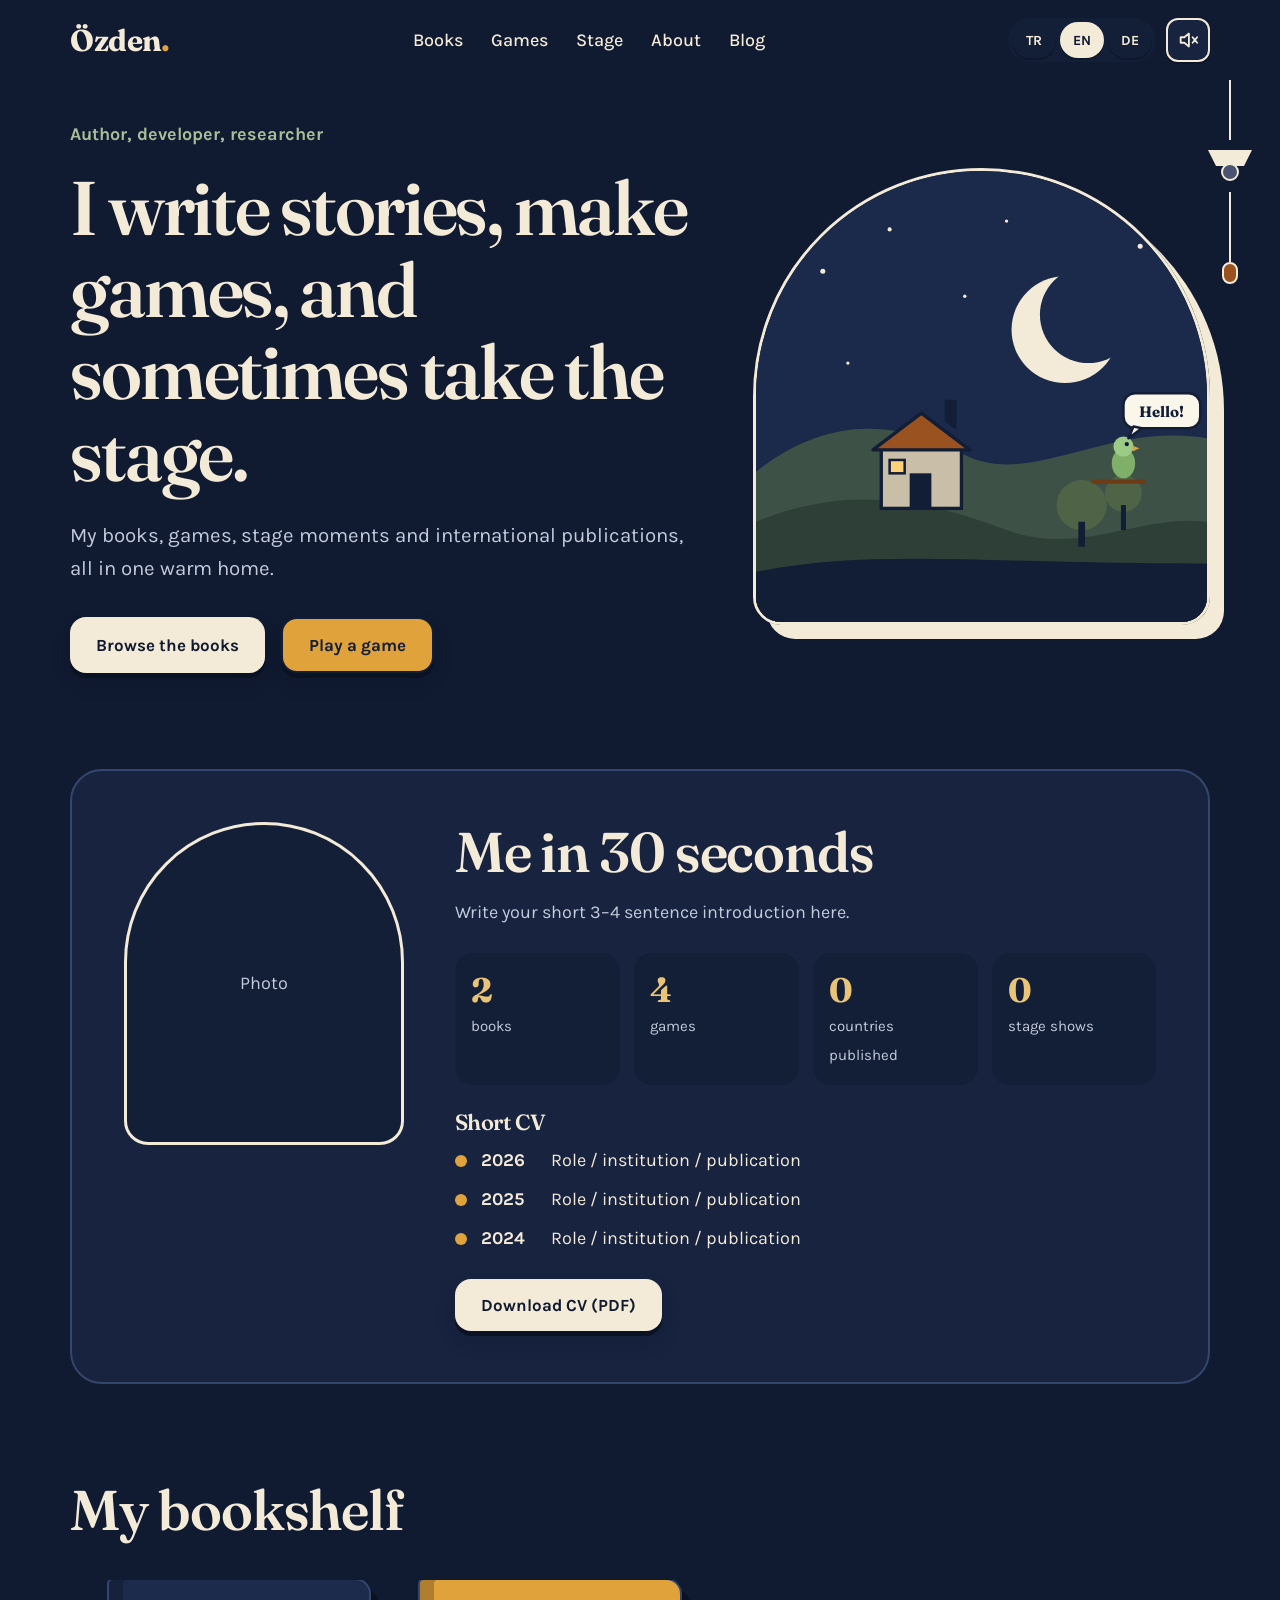
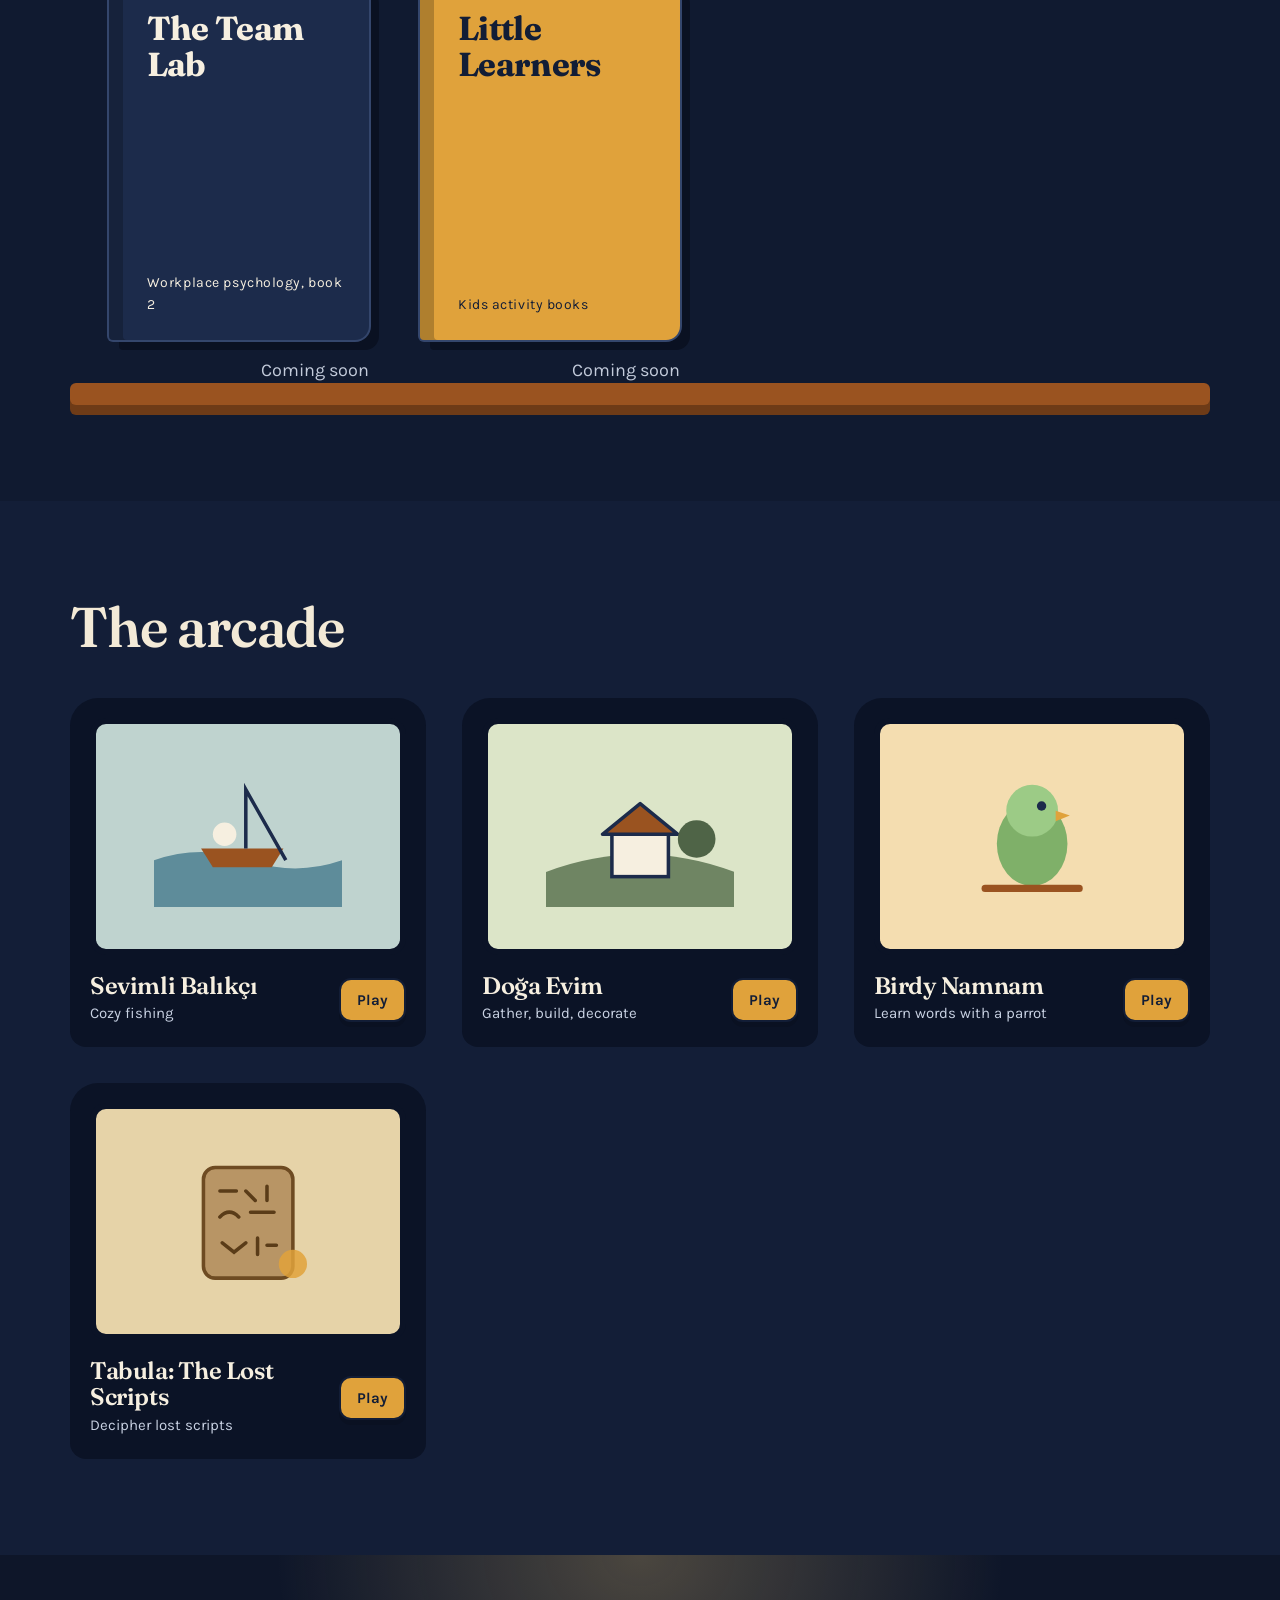
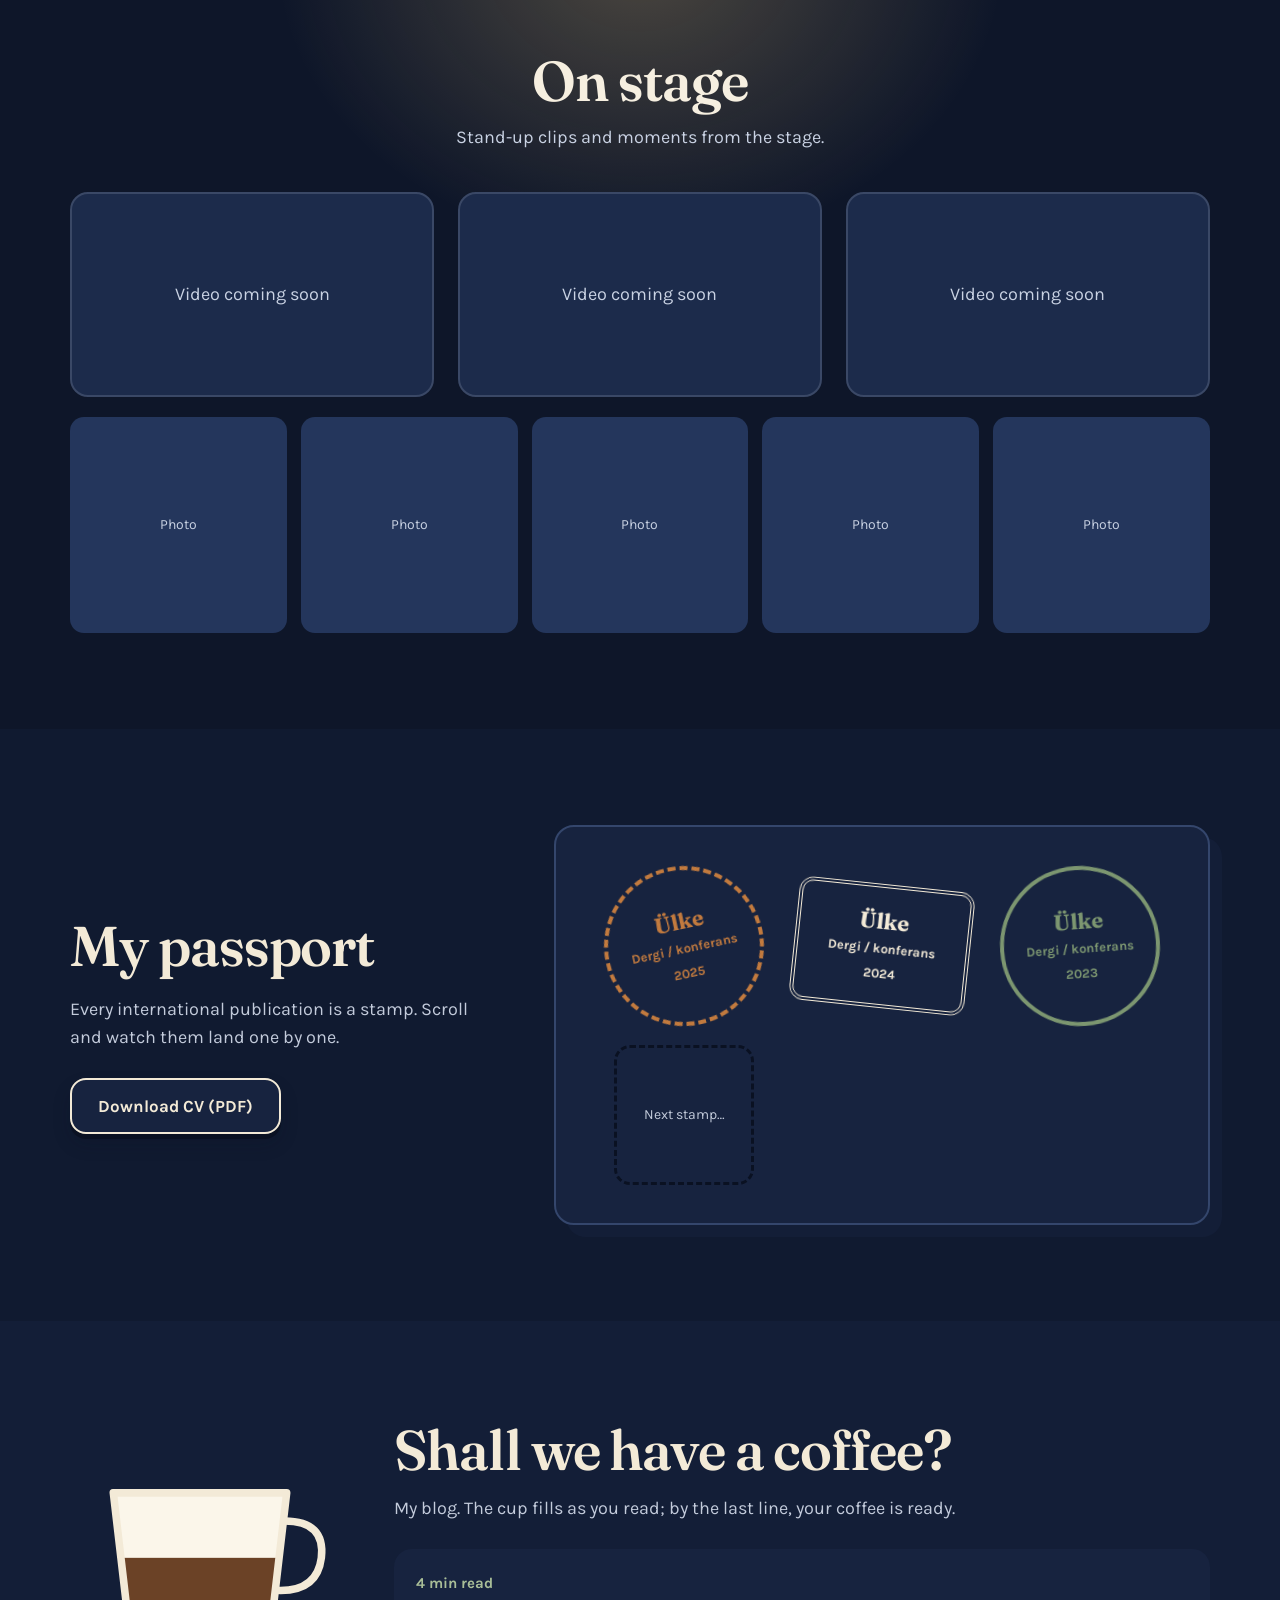
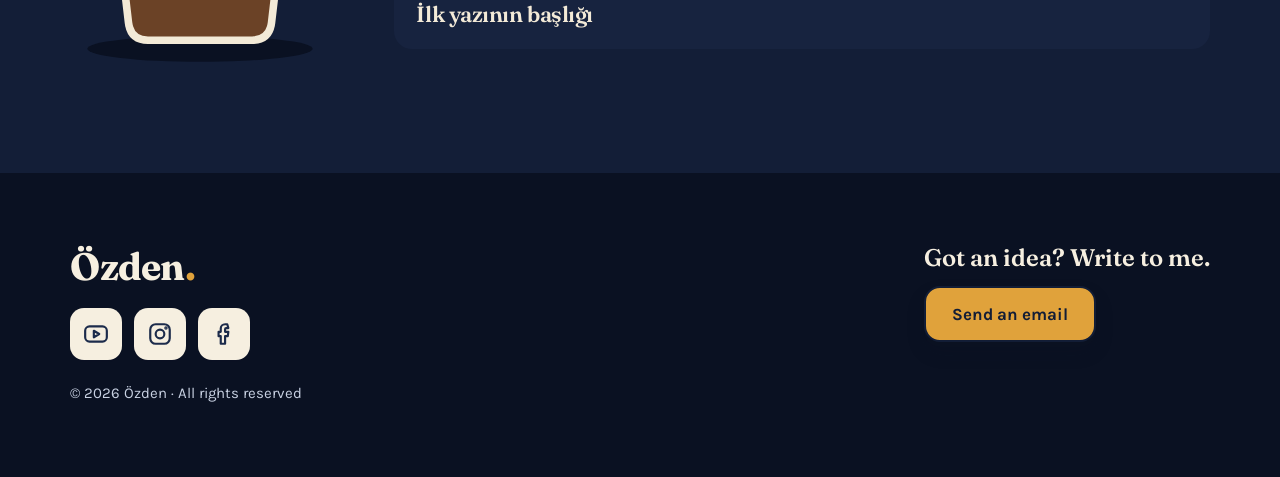
<file: en/index.html>
<!doctype html>
<html lang="en" data-page-lang="en">
<head>
<meta charset="utf-8">
<base href="../">
<meta name="viewport" content="width=device-width, initial-scale=1, viewport-fit=cover">
<title>Özden — Books, games and stage</title>
<meta name="description" content="Books, browser games, stand-up videos, international publications and the blog of Özden.">
<meta name="theme-color" content="#F6EFE0" media="(prefers-color-scheme: light)">
<meta name="theme-color" content="#101A30" media="(prefers-color-scheme: dark)">
<meta property="og:title" content="Özden — Books, games and stage">
<meta property="og:description" content="Books, browser games, stand-up videos, international publications and the blog of Özden.">
<meta property="og:image" content="icons/icon-512.png">
<link rel="canonical" href="https://alanadin.com/en/">
<link rel="alternate" hreflang="tr" href="https://alanadin.com/">
<link rel="alternate" hreflang="en" href="https://alanadin.com/en/">
<link rel="alternate" hreflang="de" href="https://alanadin.com/de/">
<link rel="alternate" hreflang="x-default" href="https://alanadin.com/">
<link rel="manifest" href="manifest.webmanifest">
<link rel="icon" href="icons/icon.svg" type="image/svg+xml">
<link rel="apple-touch-icon" href="icons/apple-touch-icon.png">
<meta name="apple-mobile-web-app-capable" content="yes">
<meta name="apple-mobile-web-app-status-bar-style" content="default">
<link rel="preconnect" href="https://fonts.googleapis.com">
<link rel="preconnect" href="https://fonts.gstatic.com" crossorigin>
<link rel="stylesheet" href="https://fonts.googleapis.com/css2?family=Fraunces:opsz,wght@9..144,600;9..144,700&family=Karla:wght@400;500;700&display=swap">
<link rel="stylesheet" href="styles.css">
<script>
  // Tema: kayıtlıysa onu, değilse saate göre (19:00–07:00 gece)
  (function(){try{var t=localStorage.getItem('theme');if(!t){var h=new Date().getHours();t=(h>=19||h<7)?'night':'day'}document.documentElement.dataset.theme=t}catch(e){}})();
</script>
</head>
<body>
<a class="skip" href="en/#main" data-i18n="skip">Skip to content</a>

<header class="top">
  <a class="brand" href="en/" data-site-name>Özden<span>.</span></a>
  <nav class="links" aria-label="Ana menü">
    <a href="en/#kitaplar" data-i18n="navBooks">Books</a>
    <a href="en/#oyunlar" data-i18n="navGames">Games</a>
    <a href="en/#sahne" data-i18n="navStage">Stage</a>
    <a href="en/#ben" data-i18n="navAbout">About</a>
    <a href="en/#blog" data-i18n="navBlog">Blog</a>
  </nav>
  <div class="tools">
    <div class="seg" role="group" aria-label="Dil" data-langs></div>
    <button class="icon-btn tap sound" data-sound aria-pressed="false" data-i18n-label="sound"></button>
    <button class="icon-btn tap menu-btn" data-menu-open aria-expanded="false" aria-controls="drawer" data-i18n-label="menu">
      <svg viewBox="0 0 24 24" fill="none" stroke="currentColor" stroke-width="2.2" stroke-linecap="round" aria-hidden="true"><path d="M4 7h16M4 12h16M4 17h16"/></svg>
    </button>
  </div>
  <div class="lamp">
    <div class="cable"></div>
    <svg width="48" height="52" viewBox="0 0 48 52" aria-hidden="true">
      <circle class="glow" cx="24" cy="38" r="22" fill="#E0A23B"/>
      <path d="M10 26 L38 26 L46 10 L2 10 Z" style="fill:var(--ink)"/>
      <circle cx="24" cy="32" r="8" style="fill:var(--bulb);stroke:var(--ink)" stroke-width="2"/>
    </svg>
    <button class="cord" data-theme-toggle aria-pressed="false"><i></i><b></b></button>
  </div>
</header>

<div class="drawer" id="drawer" aria-hidden="true">
  <div class="drawer-head">
    <span class="brand">Özden<span>.</span></span>
    <button class="icon-btn tap" data-menu-close data-i18n-label="close">
      <svg viewBox="0 0 24 24" fill="none" stroke="currentColor" stroke-width="2.2" stroke-linecap="round" aria-hidden="true"><path d="M6 6l12 12M18 6L6 18"/></svg>
    </button>
  </div>
  <nav aria-label="Mobil menü">
    <a href="en/#kitaplar" data-i18n="navBooks">Books</a>
    <a href="en/#oyunlar" data-i18n="navGames">Games</a>
    <a href="en/#sahne" data-i18n="navStage">Stage</a>
    <a href="en/#ben" data-i18n="navAbout">About</a>
    <a href="en/#yayinlar" data-i18n="navPubs">Publications</a>
    <a href="en/#blog" data-i18n="navBlog">Blog</a>
  </nav>
  <div class="row">
    <div class="seg" role="group" aria-label="Dil" data-langs></div>
    <button class="icon-btn tap" data-sound aria-pressed="false" data-i18n-label="sound"></button>
  </div>
</div>

<main id="main">
  <section class="hero" id="top">
    <div>
      <p class="kicker" data-i18n="kicker">Author, developer, researcher</p>
      <h1 data-i18n="h1">I write stories, make games, and sometimes take the stage.</h1>
      <p class="lead muted" data-i18n="lead">My books, games, stage moments and international publications, all in one warm home.</p>
      <div class="ctas">
        <a class="btn press" href="en/#kitaplar" data-i18n="cta1">Browse the books</a>
        <a class="btn alt press" href="en/#oyunlar" data-i18n="cta2">Play a game</a>
      </div>
    </div>
    <div class="window">
      <svg viewBox="0 0 540 540" aria-hidden="true">
        <rect width="540" height="540" style="fill:var(--sky)"/>
        <g class="stars" fill="#F3EAD7">
          <circle class="twinkle" cx="80" cy="120" r="3"/>
          <circle class="twinkle" cx="160" cy="70" r="2.5" style="animation-delay:.8s"/>
          <circle class="twinkle" cx="250" cy="150" r="2" style="animation-delay:1.4s"/>
          <circle class="twinkle" cx="460" cy="90" r="3" style="animation-delay:.4s"/>
          <circle class="twinkle" cx="300" cy="60" r="2" style="animation-delay:2s"/>
          <circle class="twinkle" cx="110" cy="230" r="2" style="animation-delay:1.1s"/>
        </g>
        <circle cx="370" cy="190" r="64" style="fill:var(--orb)"/>
        <circle class="moonbite" cx="398" cy="172" r="58" style="fill:var(--sky)"/>
        <g class="clouds" fill="#FBF6EA">
          <path d="M60 150 q30 -26 62 -6 q26 -22 54 0 q26 4 20 22 h-150 q-8 -12 14 -16z"/>
          <path d="M300 90 q22 -18 46 -4 q20 -14 40 2 q16 6 10 16 h-104 q-6 -10 8 -14z"/>
        </g>
        <path d="M0 360 C90 290 170 300 250 340 C330 380 420 300 540 320 L540 540 L0 540 Z" style="fill:var(--hill1)"/>
        <path d="M0 420 C120 370 220 400 300 430 C390 462 460 410 540 420 L540 540 L0 540 Z" style="fill:var(--hill2)"/>
        <path d="M0 480 C140 452 260 470 540 470 L540 540 L0 540 Z" fill="#121D36"/>
        <rect x="150" y="330" width="96" height="74" style="fill:var(--wall)" stroke="#121D36" stroke-width="4"/>
        <path d="M140 334 L198 290 L256 334 Z" fill="#9A5320" stroke="#121D36" stroke-width="4" stroke-linejoin="round"/>
        <rect x="184" y="362" width="26" height="42" fill="#121D36"/>
        <rect x="160" y="346" width="18" height="16" style="fill:var(--win)" stroke="#121D36" stroke-width="3"/>
        <path d="M226 300 v-26 h14 v36" fill="#121D36"/>
        <circle cx="390" cy="400" r="30" fill="#4F6447"/>
        <rect x="386" y="420" width="8" height="30" fill="#121D36"/>
        <circle cx="440" cy="386" r="22" fill="#4F6447"/>
        <rect x="437" y="400" width="6" height="30" fill="#121D36"/>
        <path d="M404 372 h60" stroke="#6E3B17" stroke-width="5" stroke-linecap="round"/>
        <g class="bob">
          <ellipse cx="440" cy="350" rx="14" ry="18" fill="#7FB069"/>
          <circle cx="440" cy="330" r="12" fill="#9CCB86"/>
          <circle cx="444" cy="327" r="2.6" fill="#121D36"/>
          <path d="M451 329 l8 3 l-8 4z" fill="#E0A23B"/>
        </g>
        <rect x="440" y="266" width="92" height="42" rx="14" fill="#FBF6EA" stroke="#121D36" stroke-width="3"/>
        <path d="M452 306 l-6 14 l16 -12z" fill="#FBF6EA" stroke="#121D36" stroke-width="3" stroke-linejoin="round"/>
        <text x="486" y="294" text-anchor="middle" font-family="Fraunces, Georgia, serif" font-size="18" font-weight="700" fill="#121D36" data-i18n="greet">Hello!</text>
      </svg>
    </div>
  </section>

  <div class="about" id="ben">
    <div class="photo" data-photo></div>
    <div>
      <h2 data-i18n="aboutTitle">Me in 30 seconds</h2>
      <p class="muted" data-bio></p>
      <div class="stats" data-stats></div>
      <h3 style="font-size:22px;margin-bottom:12px" data-i18n="cvTitle">Short CV</h3>
      <ul class="timeline" data-timeline></ul>
      <a class="btn press" data-cv download data-i18n="cvPdf">Download CV (PDF)</a>
    </div>
  </div>

  <section id="kitaplar">
    <div class="head wrap"><h2 data-i18n="shelf">My bookshelf</h2></div>
    <div class="wrap">
      <div class="shelf" data-books></div>
      <div class="plank"></div>
    </div>
  </section>

  <section class="games" id="oyunlar">
    <div class="wrap">
      <div class="head"><h2 data-i18n="arcade">The arcade</h2></div>
      <div class="game-grid" data-games></div>
    </div>
  </section>

  <section class="stage" id="sahne">
    <div class="wrap">
      <h2 data-i18n="stage">On stage</h2>
      <p class="sub" data-i18n="stageDesc">Stand-up clips and moments from the stage.</p>
      <div class="videos" data-videos></div>
      <div class="photos" data-photos></div>
    </div>
  </section>

  <section id="yayinlar">
    <div class="passport wrap">
      <div class="text">
        <h2 data-i18n="passport">My passport</h2>
        <p class="muted" data-i18n="passportDesc">Every international publication is a stamp. Scroll and watch them land one by one.</p>
        <a class="btn ghost press" data-cv download data-i18n="cvPdf">Download CV (PDF)</a>
      </div>
      <div class="page" data-stamps></div>
    </div>
  </section>

  <section class="coffee" id="blog">
    <svg class="cup" viewBox="0 0 240 240" aria-hidden="true">
      <defs><clipPath id="homeCup"><path d="M40 70 L200 70 L186 190 Q184 206 168 206 L72 206 Q56 206 54 190 Z"/></clipPath></defs>
      <ellipse cx="120" cy="214" rx="104" ry="12" style="fill:var(--shadow)"/>
      <path d="M198 96 Q236 96 232 130 Q228 162 190 160" fill="none" style="stroke:var(--ink)" stroke-width="7"/>
      <path d="M40 70 L200 70 L186 190 Q184 206 168 206 L72 206 Q56 206 54 190 Z" fill="#FBF6EA"/>
      <rect x="30" y="130" width="180" height="90" fill="#6B4226" clip-path="url(#homeCup)"/>
      <path d="M40 70 L200 70 L186 190 Q184 206 168 206 L72 206 Q56 206 54 190 Z" fill="none" style="stroke:var(--ink)" stroke-width="7" stroke-linejoin="round"/>
    </svg>
    <div>
      <h2 data-i18n="coffee">Shall we have a coffee?</h2>
      <p class="muted" style="margin-top:14px" data-i18n="coffeeDesc">My blog. The cup fills as you read; by the last line, your coffee is ready.</p>
      <div class="posts" data-posts></div>
    </div>
  </section>
</main>

<footer>
  <div>
    <span class="brand" data-site-name>Özden<span>.</span></span>
    <div class="socials" data-socials></div>
    <small>© <span data-year></span> Özden · <span data-i18n="rights">All rights reserved</span></small>
  </div>
  <div class="contact">
    <p data-i18n="contact">Got an idea? Write to me.</p>
    <a class="btn alt press" data-mail data-i18n="write">Send an email</a>
  </div>
</footer>

<script src="i18n.js"></script>
<script src="content.js"></script>
<script src="app.js"></script>
</body>
</html>
</file>
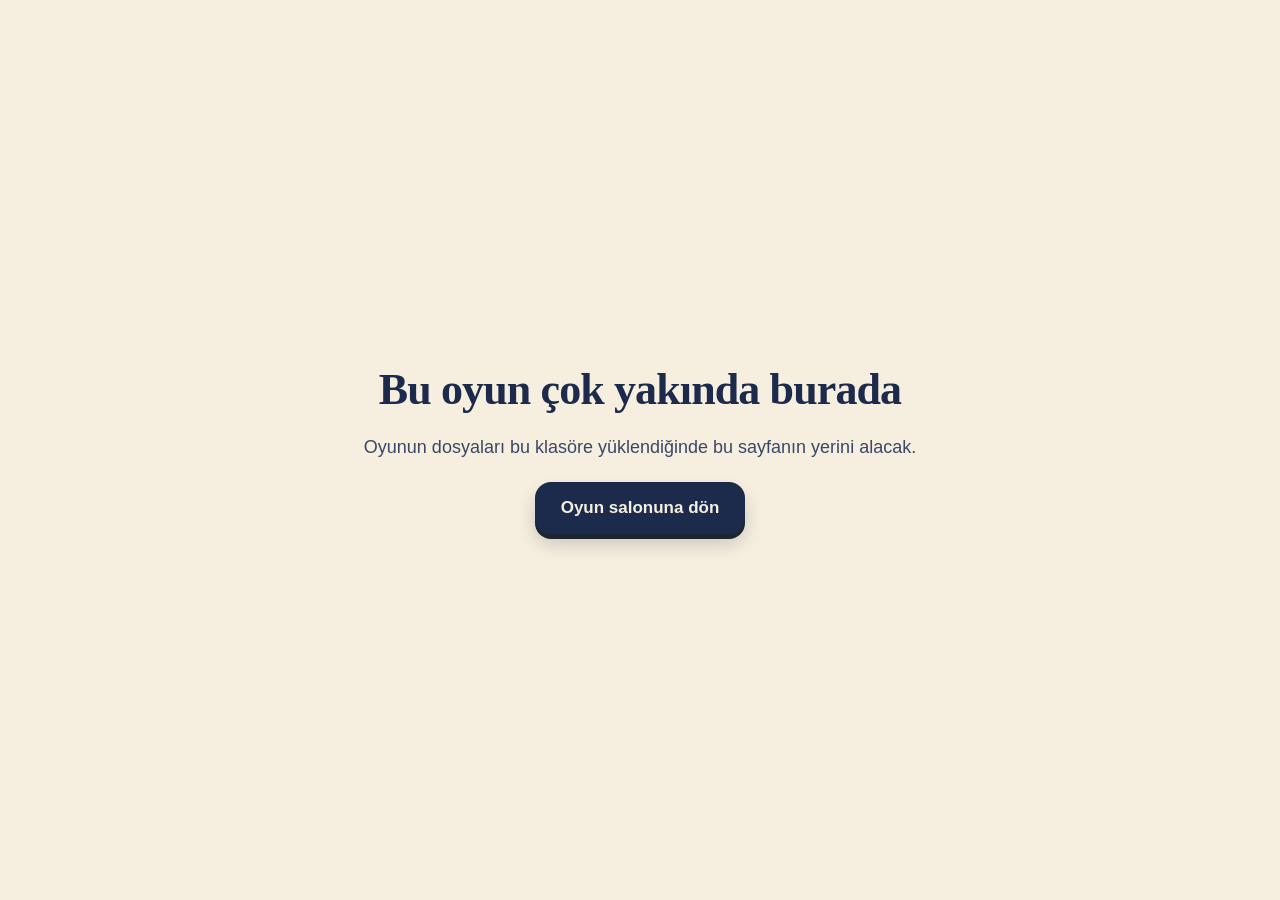
<file: games/birdy-namnam/index.html>
<!doctype html><html lang="tr"><head><meta charset="utf-8"><meta name="viewport" content="width=device-width, initial-scale=1">
<title>Oyun yakında</title><link rel="stylesheet" href="../../styles.css"></head>
<body><main style="min-height:100vh;display:flex;flex-direction:column;align-items:center;justify-content:center;gap:20px;text-align:center;padding:24px">
<h1 style="font-size:44px">Bu oyun çok yakında burada</h1><p class="muted">Oyunun dosyaları bu klasöre yüklendiğinde bu sayfanın yerini alacak.</p>
<a class="btn press" href="../../#oyunlar">Oyun salonuna dön</a></main></body></html>
</file>
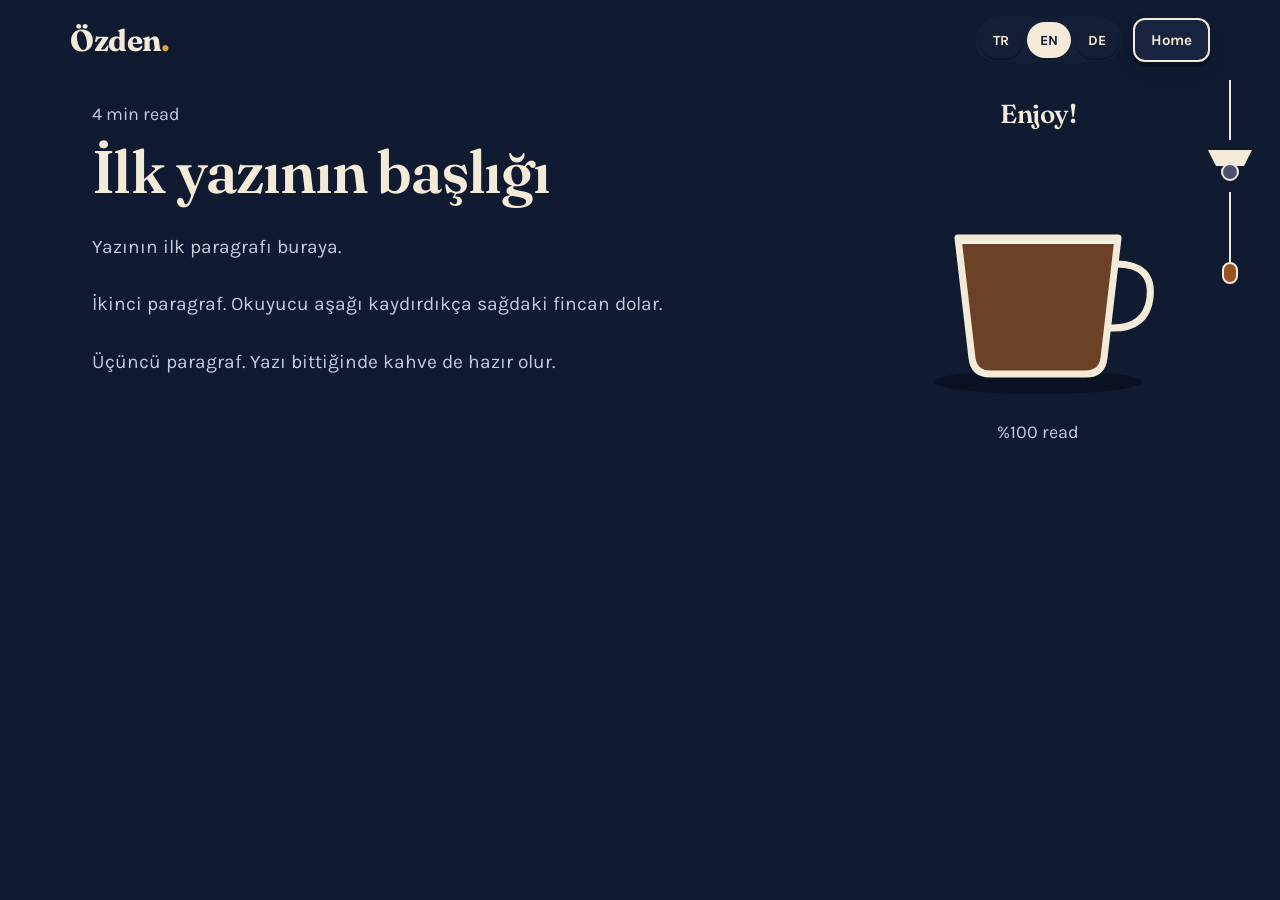
<file: blog.html>
<!doctype html>
<html lang="tr">
<head>
<meta charset="utf-8">
<meta name="viewport" content="width=device-width, initial-scale=1, viewport-fit=cover">
<title>Blog — Özden</title>
<meta name="description" content="Özden'in blog yazıları. Okudukça fincan dolar.">
<meta name="theme-color" content="#F6EFE0">
<link rel="manifest" href="manifest.webmanifest">
<link rel="icon" href="icons/icon.svg" type="image/svg+xml">
<link rel="apple-touch-icon" href="icons/apple-touch-icon.png">
<link rel="preconnect" href="https://fonts.googleapis.com">
<link rel="preconnect" href="https://fonts.gstatic.com" crossorigin>
<link rel="stylesheet" href="https://fonts.googleapis.com/css2?family=Fraunces:opsz,wght@9..144,600;9..144,700&family=Karla:wght@400;500;700&display=swap">
<link rel="stylesheet" href="styles.css">
<script>
  (function(){try{var t=localStorage.getItem('theme');if(!t){var h=new Date().getHours();t=(h>=19||h<7)?'night':'day'}document.documentElement.dataset.theme=t}catch(e){}})();
</script>
</head>
<body>
<a class="skip" href="#main" data-i18n="skip">İçeriğe geç</a>
<header class="top">
  <a class="brand" href="./">Özden<span>.</span></a>
  <div class="tools">
    <div class="seg" role="group" aria-label="Dil" data-langs style="display:flex"></div>
    <a class="btn small ghost press" href="./#blog" data-i18n="back">Ana sayfa</a>
  </div>
  <div class="lamp">
    <div class="cable"></div>
    <svg width="48" height="52" viewBox="0 0 48 52" aria-hidden="true">
      <circle class="glow" cx="24" cy="38" r="22" fill="#E0A23B"/>
      <path d="M10 26 L38 26 L46 10 L2 10 Z" style="fill:var(--ink)"/>
      <circle cx="24" cy="32" r="8" style="fill:var(--bulb);stroke:var(--ink)" stroke-width="2"/>
    </svg>
    <button class="cord" data-theme-toggle aria-pressed="false"><i></i><b></b></button>
  </div>
</header>

<main id="main">
  <section class="article">
    <article data-article></article>
    <aside class="cupbox" aria-live="polite">
      <h2 data-cup-title>Bir kahve içelim mi?</h2>
      <svg class="cup" viewBox="0 -30 240 270" aria-hidden="true">
        <defs><clipPath id="blogCup"><path d="M40 70 L200 70 L186 190 Q184 206 168 206 L72 206 Q56 206 54 190 Z"/></clipPath></defs>
        <g class="steam" fill="none" stroke="#9A5320" stroke-width="4" stroke-linecap="round">
          <path d="M90 56 q-10 -14 0 -26 q10 -12 0 -24"/>
          <path d="M120 56 q-10 -14 0 -26 q10 -12 0 -24"/>
          <path d="M150 56 q-10 -14 0 -26 q10 -12 0 -24"/>
        </g>
        <ellipse cx="120" cy="214" rx="104" ry="12" style="fill:var(--shadow)"/>
        <path d="M198 96 Q236 96 232 130 Q228 162 190 160" fill="none" style="stroke:var(--ink)" stroke-width="7"/>
        <path d="M40 70 L200 70 L186 190 Q184 206 168 206 L72 206 Q56 206 54 190 Z" fill="#FBF6EA"/>
        <rect data-liquid x="30" y="206" width="180" height="160" fill="#6B4226" clip-path="url(#blogCup)" style="transition:y .15s linear"/>
        <path d="M40 70 L200 70 L186 190 Q184 206 168 206 L72 206 Q56 206 54 190 Z" fill="none" style="stroke:var(--ink)" stroke-width="7" stroke-linejoin="round"/>
      </svg>
      <p class="pct muted" data-cup-pct>%0</p>
    </aside>
  </section>
</main>

<script src="i18n.js"></script>
<script src="content.js"></script>
<script src="app.js"></script>
</body>
</html>
</file>
<file: styles.css>
:root{
  --bg:#F6EFE0;--surface:#FBF6EA;--surface2:#EFE5CF;--ink:#1C2B4B;--soft:#3A4866;--line:#1C2B4B;
  --label:#5C7351;--btn:#1C2B4B;--btnfg:#F6EFE0;--shadow:#C9B891;--cab:#1C2B4B;--foot:#1C2B4B;
  --accent:#E0A23B;--accentText:#9A5320;--sky:#F2E3C4;--orb:#E0A23B;--hill1:#8FA27F;--hill2:#6F8563;
  --wall:#FBF6EA;--win:#E0A23B;--bulb:#FFE3A3;
  --serif:'Fraunces',Georgia,'Times New Roman',serif;--sans:'Karla','Helvetica Neue',Arial,sans-serif;
  --pad:clamp(20px,5.5vw,80px);
  box-sizing:border-box;padding-top:env(safe-area-inset-top,0px);padding-bottom:env(safe-area-inset-bottom,0px);
}
[data-theme="night"]{
  --bg:#101A30;--surface:#17233F;--surface2:#131E37;--ink:#F3EAD7;--soft:#C3CBDB;--line:#34466C;
  --label:#A9BE98;--btn:#F3EAD7;--btnfg:#101A30;--shadow:#0A1122;--cab:#0B1326;--foot:#0A1122;
  --accentText:#E9C478;--sky:#1B2A4B;--orb:#F3EAD7;--hill1:#3E5147;--hill2:#2E3F37;--wall:#C9BFA8;--win:#FFD27A;--bulb:#4A5470;
}
*,*::before,*::after{box-sizing:inherit}
html{scroll-behavior:smooth;scroll-padding-top:env(safe-area-inset-top,0px);-webkit-text-size-adjust:100%}
body{margin:0;background:var(--bg);color:var(--ink);font-family:var(--sans);font-size:18px;line-height:1.6;transition:background-color .6s,color .6s;overflow-x:hidden}
img{max-width:100%;display:block}
a{color:inherit}
a:hover{color:var(--accentText)}
h1,h2,h3{font-family:var(--serif);font-weight:600;letter-spacing:-.02em;margin:0;line-height:1.08}
h2{font-size:clamp(36px,5vw,56px)}
p{margin:0}
:focus-visible{outline:3px solid var(--accent);outline-offset:3px;border-radius:6px}
.skip{position:absolute;left:-999px;top:8px;background:var(--btn);color:var(--btnfg);padding:10px 16px;border-radius:10px;z-index:99}
.skip:focus{left:8px}
section{padding:clamp(56px,8vw,96px) var(--pad)}
.muted{color:var(--soft)}
.wrap{max-width:1280px;margin:0 auto}

/* ---------- Buttons ---------- */
.btn{display:inline-flex;align-items:center;justify-content:center;gap:8px;border:0;border-radius:16px;padding:16px 26px;font:700 17px var(--sans);text-decoration:none;background:var(--btn);color:var(--btnfg);cursor:pointer;touch-action:manipulation;-webkit-tap-highlight-color:transparent;min-height:48px}
.btn:hover{color:var(--btnfg)}
.btn.alt{background:var(--accent);color:#121D36;border:2px solid #121D36}
.btn.ghost{background:var(--surface);color:var(--ink);border:2px solid var(--ink)}
.btn.small{padding:10px 16px;font-size:15px;border-radius:12px;min-height:44px}
.press{box-shadow:0 5px 0 rgba(10,17,34,.9),0 10px 18px rgba(10,17,34,.18);transition:transform .5s cubic-bezier(.34,1.9,.5,1),box-shadow .5s cubic-bezier(.34,1.9,.5,1)}
.press:active{transform:translateY(5px) scale(.985);box-shadow:inset 0 3px 8px rgba(0,0,0,.3),0 0 0 transparent;transition-duration:.06s}
.jelly{box-shadow:0 5px 0 rgba(10,17,34,.9);transition:transform .7s cubic-bezier(.2,2.4,.35,1),box-shadow .7s}
.jelly:active{transform:translateY(4px) scale(1.12,.82);box-shadow:0 1px 0 rgba(10,17,34,.9);transition-duration:.08s}
@media (hover:hover){.jelly:hover{transform:scale(1.05,.96)}}
.tap{transition:transform .08s,box-shadow .08s;box-shadow:0 2px 0 rgba(10,17,34,.5)}
.tap:active{transform:translateY(2px);box-shadow:none}
.hold{user-select:none;-webkit-user-select:none;-webkit-touch-callout:none;outline:4px solid transparent;outline-offset:3px}
.hold.done{background:#5C7351;color:#fff}

/* ---------- Header ---------- */
.top{display:flex;align-items:center;justify-content:space-between;gap:16px;padding:18px var(--pad);position:relative;z-index:10}
.brand{font:700 30px var(--serif);text-decoration:none;letter-spacing:-.02em}
.brand span{color:var(--accent)}
.links{display:flex;gap:28px;font-weight:500}
.links a{text-decoration:none}
.tools{display:flex;gap:10px;align-items:center}
.seg{display:flex;gap:4px;padding:4px;border-radius:999px;background:var(--surface2)}
.seg button{border:0;border-radius:999px;padding:8px 12px;background:transparent;color:var(--ink);font:700 14px var(--sans);cursor:pointer;min-width:44px;min-height:36px}
.seg a{border-radius:999px;padding:8px 12px;color:var(--ink);font:700 14px var(--sans);text-decoration:none;min-width:44px;min-height:36px;display:inline-flex;align-items:center;justify-content:center}
.seg button[aria-pressed="true"],.seg a[aria-current="page"]{background:var(--btn);color:var(--btnfg)}
.icon-btn{width:44px;height:44px;border-radius:12px;border:2px solid var(--ink);background:var(--surface);color:var(--ink);display:inline-flex;align-items:center;justify-content:center;padding:0;cursor:pointer}
.icon-btn svg{width:22px;height:22px}
.menu-btn{display:none}
.drawer{display:none}
@media (max-width:960px){
  .links,.tools .seg,.tools .sound{display:none}
  .menu-btn{display:inline-flex}
  .drawer{display:block;position:fixed;inset:0;background:var(--bg);z-index:50;padding:calc(env(safe-area-inset-top,0px) + 24px) var(--pad) calc(env(safe-area-inset-bottom,0px) + 24px);transform:translateY(-100%);transition:transform .35s ease;overflow:auto}
  .drawer.open{transform:none}
  .drawer nav{display:flex;flex-direction:column;gap:6px;margin:32px 0}
  .drawer nav a{font:600 34px var(--serif);text-decoration:none;padding:6px 0}
  .drawer .row{display:flex;gap:12px;align-items:center;flex-wrap:wrap}
  .drawer .seg{display:flex}
  .drawer-head{display:flex;justify-content:space-between;align-items:center}
}

/* ---------- Lamp ---------- */
.lamp{position:absolute;right:clamp(10px,2vw,28px);top:100%;display:flex;flex-direction:column;align-items:center;z-index:9;pointer-events:none}
.lamp .cable{width:2px;height:clamp(24px,5vw,60px);background:var(--ink)}
.lamp svg{display:block}
.lamp .glow{opacity:.35;transition:opacity .4s}
[data-theme="night"] .lamp .glow{opacity:0}
.cord{pointer-events:auto;border:0;background:transparent;padding:0 12px;width:44px;height:96px;display:flex;flex-direction:column;align-items:center;cursor:pointer;transition:transform .15s}
.cord:active{transform:translateY(14px)}
.cord i{display:block;width:2px;height:70px;background:var(--ink)}
.cord b{display:block;width:16px;height:22px;border-radius:8px;background:#9A5320;border:2px solid var(--ink)}

/* ---------- Hero ---------- */
.hero{display:grid;grid-template-columns:1.15fr .85fr;gap:clamp(28px,5vw,64px);align-items:center;padding-top:clamp(24px,4vw,40px)}
.hero h1{font-size:clamp(40px,6.2vw,76px);letter-spacing:-.03em}
.hero .lead{font-size:clamp(18px,1.6vw,21px);max-width:34em;margin-top:24px}
.hero .kicker{font-weight:700;color:var(--label);margin-bottom:18px}
.hero .ctas{display:flex;gap:16px;flex-wrap:wrap;margin-top:32px}
.window{aspect-ratio:1/1;width:100%;max-width:540px;justify-self:end;border-radius:50% 50% 28px 28px/50% 50% 28px 28px;overflow:hidden;border:3px solid var(--ink);box-shadow:14px 14px 0 var(--ink);transition:border-color .6s,box-shadow .6s}
.window svg{width:100%;height:100%;display:block}
.window svg *{transition:fill .6s}
.stars{opacity:0;transition:opacity .8s}
[data-theme="night"] .stars{opacity:1}
.clouds{transition:opacity .6s}
[data-theme="night"] .clouds{opacity:0}
.moonbite{opacity:0;transition:opacity .6s}
[data-theme="night"] .moonbite{opacity:1}
.twinkle{animation:tw 2.6s ease-in-out infinite}
@keyframes tw{0%,100%{opacity:.3}50%{opacity:1}}
.bob{animation:bob 3s ease-in-out infinite}
@keyframes bob{0%,100%{transform:translateY(0)}50%{transform:translateY(-4px)}}
@media (max-width:800px){
  .hero{grid-template-columns:1fr}
  .window{justify-self:center;max-width:420px;box-shadow:10px 10px 0 var(--ink)}
}

/* ---------- About ---------- */
.about{margin:0 var(--pad);padding:clamp(28px,4vw,56px);border-radius:32px;background:var(--surface);border:2px solid var(--line);display:grid;grid-template-columns:280px 1fr;gap:clamp(24px,4vw,56px)}
.photo{aspect-ratio:26/30;border-radius:140px 140px 24px 24px;background:var(--surface2);border:3px solid var(--ink);overflow:hidden;display:flex;align-items:center;justify-content:center;color:var(--soft)}
.photo img{width:100%;height:100%;object-fit:cover}
.about h2{margin-bottom:16px}
.stats{display:grid;grid-template-columns:repeat(4,1fr);gap:14px;margin:26px 0}
.stat{background:var(--surface2);border-radius:18px;padding:16px}
.stat strong{display:block;font:700 34px var(--serif);color:var(--accentText)}
.stat span{font-size:15px;color:var(--soft)}
.timeline{list-style:none;margin:0 0 26px;padding:0;display:flex;flex-direction:column;gap:10px}
.timeline li{display:flex;gap:14px;align-items:baseline}
.timeline li::before{content:'';width:12px;height:12px;border-radius:50%;background:var(--accent);flex-shrink:0;transform:translateY(1px)}
.timeline b{min-width:56px}
@media (max-width:800px){
  .about{grid-template-columns:1fr}
  .photo{width:100%;max-width:240px;margin:0 auto}
  .stats{grid-template-columns:repeat(2,1fr)}
}

/* ---------- Books ---------- */
.head{display:flex;justify-content:space-between;align-items:flex-end;gap:16px;margin-bottom:40px}
.shelf{display:flex;gap:clamp(24px,4vw,56px);align-items:flex-end;padding:0 clamp(8px,3vw,40px) 4px;overflow-x:auto;scroll-snap-type:x mandatory;-webkit-overflow-scrolling:touch}
.book{flex:0 0 clamp(200px,24vw,260px);scroll-snap-align:start;display:flex;flex-direction:column;gap:16px}
.cover{height:clamp(280px,30vw,360px);border-radius:4px 14px 14px 4px;box-shadow:inset 14px 0 0 rgba(0,0,0,.22),10px 10px 0 var(--shadow);padding:30px 24px 24px 38px;display:flex;flex-direction:column;justify-content:space-between;transition:transform .3s}
.cover h3{font-size:clamp(26px,2.6vw,34px);font-weight:700}
.cover small{font-size:14px;letter-spacing:.04em}
[data-theme="night"] .cover{box-shadow:inset 14px 0 0 rgba(0,0,0,.22),0 0 0 2px #34466C,10px 10px 0 var(--shadow)}
@media (hover:hover){.book:hover .cover{transform:translateY(-8px) rotate(-1.5deg)}}
.book .row{display:flex;justify-content:space-between;align-items:center;gap:10px}
.plank{height:22px;border-radius:6px;background:#9A5320;box-shadow:0 10px 0 #6E3B17;margin-top:-6px}

/* ---------- Games ---------- */
.games{background:var(--surface2)}
.game-grid{display:grid;grid-template-columns:repeat(auto-fit,minmax(min(100%,270px),1fr));gap:clamp(20px,3vw,36px)}
.cabinet{background:var(--cab);border-radius:28px 28px 16px 16px;padding:20px;display:flex;flex-direction:column;gap:18px;color:#F6EFE0}
.screen{aspect-ratio:4/3;border-radius:16px;border:6px solid #0B1326;display:flex;align-items:center;justify-content:center}
.screen svg{width:62%;height:auto}
.cabinet .row{display:flex;justify-content:space-between;align-items:center;gap:12px}
.cabinet h3{font-size:24px}
.cabinet small{color:#C9D2E3;font-size:15px}

/* ---------- Stage ---------- */
.stage{background:radial-gradient(ellipse 520px 420px at 50% 0%,rgba(233,196,120,.28),transparent 70%),#0E1629;color:#F6EFE0;text-align:center}
.stage .sub{color:#C9D2E3;margin-top:12px}
.videos{display:grid;grid-template-columns:repeat(auto-fit,minmax(min(100%,300px),1fr));gap:24px;margin:40px 0 20px}
.yt{position:relative;aspect-ratio:16/9;border-radius:18px;overflow:hidden;background:#1C2B4B;border:2px solid #3A4866;display:flex;align-items:center;justify-content:center;color:#C9D2E3;cursor:pointer;padding:0;width:100%;font:inherit}
.yt img{position:absolute;inset:0;width:100%;height:100%;object-fit:cover}
.yt .play{position:relative;width:68px;height:68px;border-radius:50%;background:rgba(224,162,59,.95);display:flex;align-items:center;justify-content:center}
.yt iframe{position:absolute;inset:0;width:100%;height:100%;border:0}
.photos{display:grid;grid-template-columns:repeat(5,1fr);gap:14px}
.photos div{aspect-ratio:1/1;border-radius:14px;background:#24365C;overflow:hidden;display:flex;align-items:center;justify-content:center;color:#C9D2E3;font-size:14px}
.photos img{width:100%;height:100%;object-fit:cover}
@media (max-width:800px){.photos{grid-template-columns:repeat(3,1fr)}}

/* ---------- Passport ---------- */
.passport{display:grid;grid-template-columns:420px 1fr;gap:clamp(28px,5vw,64px);align-items:center}
.passport .text p{margin:18px 0 26px}
.page{min-height:400px;border-radius:20px;background:var(--surface);border:2px solid var(--line);box-shadow:12px 12px 0 var(--surface2);display:grid;grid-template-columns:repeat(auto-fit,minmax(150px,1fr));gap:14px;padding:clamp(20px,3vw,36px);align-items:center;justify-items:center}
.stamp{width:160px;height:160px;border-radius:50%;border:4px dashed #C27A3E;color:#C27A3E;display:flex;flex-direction:column;align-items:center;justify-content:center;gap:4px;text-align:center;padding:10px;opacity:0;transform:scale(1.6) rotate(var(--r,-8deg))}
.stamp:nth-child(3n+2){border-style:double;border-radius:14px;height:124px;width:176px;color:var(--ink);border-color:var(--ink)}
.stamp:nth-child(3n){border-style:solid;color:#7C9670;border-color:#7C9670}
.stamp strong{font:700 22px var(--serif)}
.stamp span{font-size:13px;font-weight:700}
.stamp.in{animation:stamp .45s cubic-bezier(.3,1.6,.5,1) forwards}
@keyframes stamp{0%{opacity:0;transform:scale(1.6) rotate(var(--r))}100%{opacity:1;transform:scale(1) rotate(var(--r))}}
.stamp.next{opacity:1;transform:none;border:3px dashed var(--shadow);color:var(--soft);border-radius:16px;width:140px;height:140px;font-size:14px}
@media (max-width:900px){.passport{grid-template-columns:1fr}}

/* ---------- Blog teaser ---------- */
.coffee{background:var(--surface2);display:grid;grid-template-columns:260px 1fr;gap:clamp(24px,5vw,70px);align-items:center}
.posts{display:grid;grid-template-columns:repeat(auto-fit,minmax(min(100%,220px),1fr));gap:18px;margin:26px 0}
.post{background:var(--surface);border-radius:18px;padding:22px;text-decoration:none;display:flex;flex-direction:column;gap:8px}
.post small{color:var(--label);font-weight:700}
.post h3{font-size:22px}
@media (max-width:800px){.coffee{grid-template-columns:1fr}.coffee .cup{max-width:180px}}

/* ---------- Footer ---------- */
footer{background:var(--foot);color:#F6EFE0;padding:clamp(48px,6vw,70px) var(--pad);display:flex;justify-content:space-between;gap:32px;flex-wrap:wrap}
footer .brand{font-size:38px}
.socials{display:flex;gap:12px;margin:18px 0}
.socials a{width:52px;height:52px;border-radius:14px;background:#F6EFE0;display:flex;align-items:center;justify-content:center}
.socials svg{width:26px;height:26px}
footer small{color:#C9D2E3}
footer .contact{max-width:420px}
footer .contact p{font:600 24px var(--serif);margin-bottom:14px}

/* ---------- Blog post page ---------- */
.article{display:grid;grid-template-columns:minmax(0,720px) 300px;gap:clamp(24px,6vw,90px);padding-top:20px;justify-content:center}
.article h1{font-size:clamp(38px,5vw,60px);margin:10px 0 26px}
.article .body p{font-size:clamp(18px,1.5vw,20px);line-height:1.8;margin-bottom:1.2em;color:var(--soft)}
.cupbox{position:sticky;top:40px;align-self:start;display:flex;flex-direction:column;align-items:center;gap:10px;text-align:center}
.cupbox .cup{width:240px}
.cupbox h2{font-size:26px}
.steam path{opacity:0}
.cupbox.full .steam path{animation:rise 2.4s ease-in-out infinite}
.cupbox.full .steam path:nth-child(2){animation-delay:.6s}
.cupbox.full .steam path:nth-child(3){animation-delay:1.2s}
@keyframes rise{0%{transform:translateY(8px);opacity:0}40%{opacity:.8}100%{transform:translateY(-14px);opacity:0}}
@media (max-width:900px){
  .article{grid-template-columns:1fr}
  .cupbox{position:fixed;top:auto;right:14px;bottom:calc(env(safe-area-inset-bottom,0px) + 14px);background:var(--surface);border:2px solid var(--ink);border-radius:20px;padding:8px 10px;gap:0;z-index:20;box-shadow:6px 6px 0 var(--ink)}
  .cupbox .cup{width:72px}
  .cupbox h2,.cupbox .pct{display:none}
}

@media (prefers-reduced-motion:reduce){
  *{scroll-behavior:auto!important}
  .press,.jelly{transition:transform .06s,box-shadow .06s}
  .jelly:active{transform:translateY(4px)}
  .twinkle,.bob,.cupbox.full .steam path{animation:none}
  .stamp.in{animation:none;opacity:1;transform:rotate(var(--r))}
}
</file>
